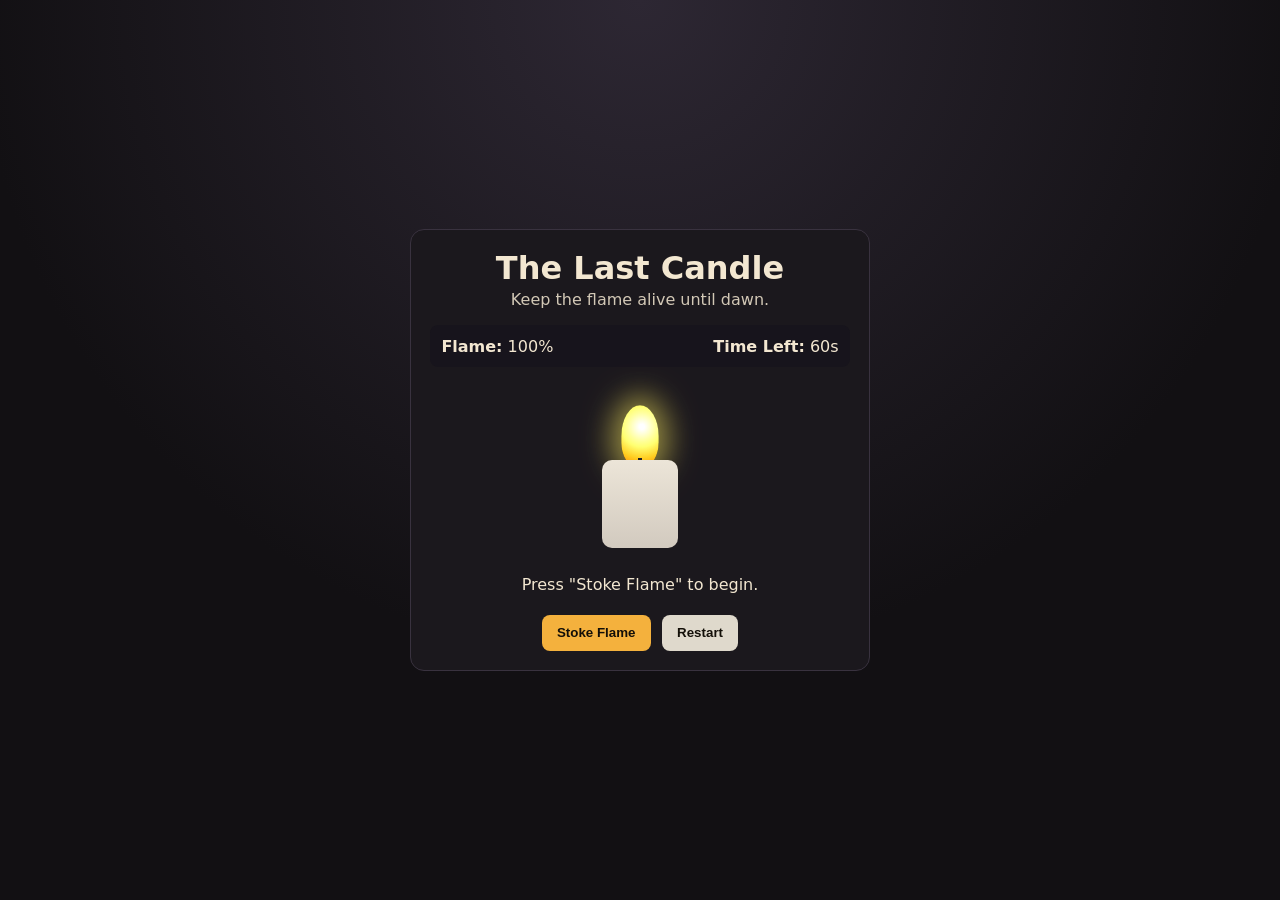
<file: index.html>
<!DOCTYPE html>
<html lang="en">
  <head>
    <meta charset="UTF-8" />
    <meta name="viewport" content="width=device-width, initial-scale=1.0" />
    <title>The Last Candle</title>
    <link rel="stylesheet" href="src/style.css" />
  </head>
  <body>
    <main class="game">
      <h1>The Last Candle</h1>
      <p class="subtitle">Keep the flame alive until dawn.</p>

      <section class="stats" aria-label="Game stats">
        <div><strong>Flame:</strong> <span id="flameValue">100</span>%</div>
        <div><strong>Time Left:</strong> <span id="timeValue">60</span>s</div>
      </section>

      <div class="candle-wrap" aria-live="polite">
        <div id="flame" class="flame"></div>
        <div class="wick"></div>
        <div class="candle"></div>
      </div>

      <p id="statusText" class="status">Press "Stoke Flame" to begin.</p>

      <section class="controls">
        <button id="stokeBtn" type="button">Stoke Flame</button>
        <button id="restartBtn" type="button">Restart</button>
      </section>
    </main>

    <script src="src/game.js"></script>
  </body>
</html>
</file>
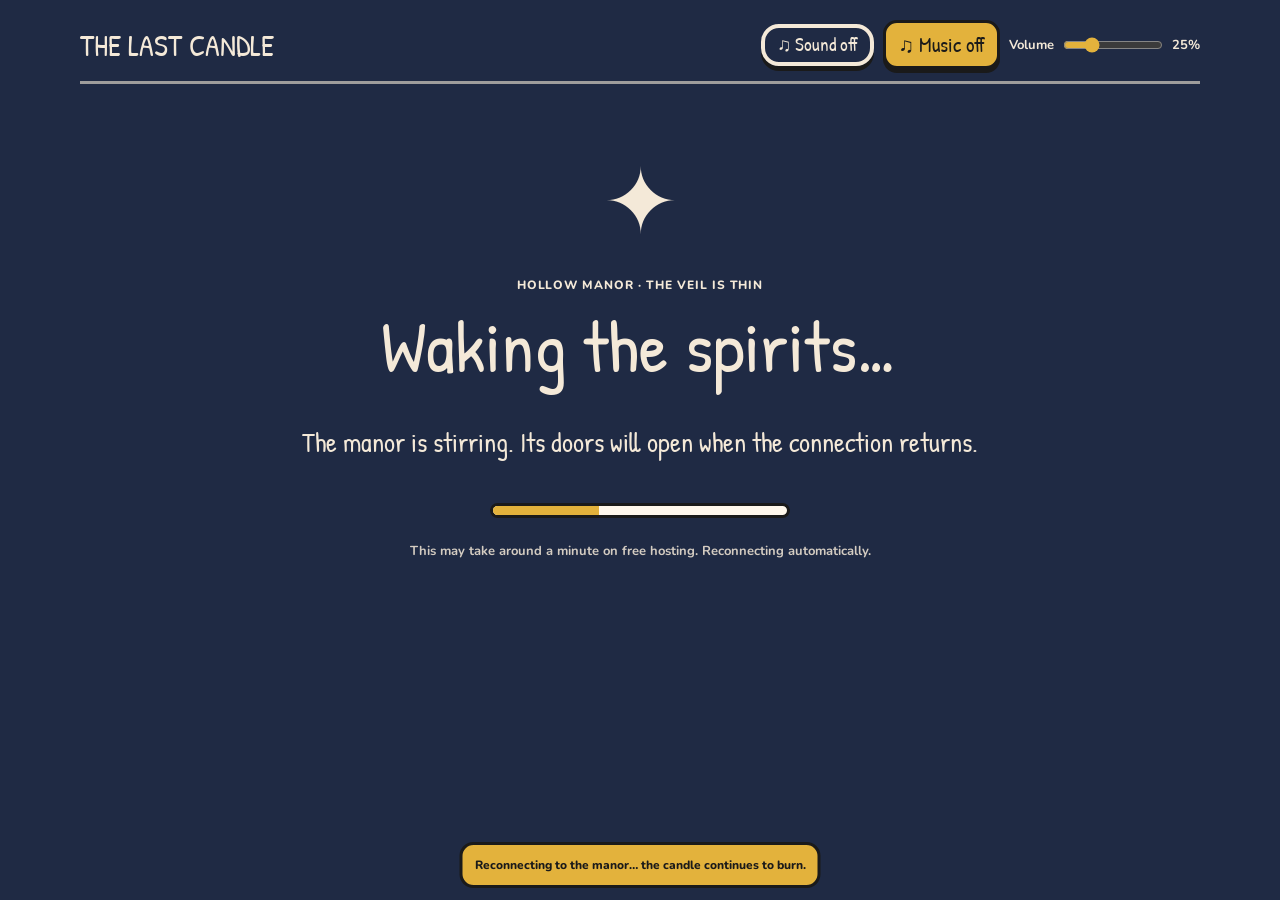
<file: the-last-candle/sites-frontend/index.html>
<!doctype html>
<html lang="en">
<head>
  <meta charset="utf-8" />
  <meta name="viewport" content="width=device-width, initial-scale=1, viewport-fit=cover" />
  <meta name="theme-color" content="#1F2A44" />
  <meta name="description" content="THE LAST CANDLE — enter Hollow Manor, share forbidden clues, and escape before the flame dies." />
  <title>THE LAST CANDLE | Gothic Escape Room · Solo & Multiplayer</title>
  <link rel="preconnect" href="https://fonts.googleapis.com" />
  <link rel="preconnect" href="https://fonts.gstatic.com" crossorigin />
  <link href="https://fonts.googleapis.com/css2?family=Patrick+Hand&family=Nunito:wght@600;800&display=swap" rel="stylesheet" />
  <link rel="stylesheet" href="./styles.css" />
  <script>
    // ChatGPT Sites frontend: all game state and puzzle validation stays on Render.
    window.TLC_SITES_FRONTEND = true;
    window.TLC_WEBSOCKET_URL = 'wss://the-last-candle.onrender.com/ws';
  </script>
  <script src="./app.js" defer></script>
  <script src="./music-controls.js" defer></script>
</head>
<body>

  <svg xmlns="http://www.w3.org/2000/svg" width="0" height="0" aria-hidden="true" style="position:absolute;pointer-events:none"><filter id="boil" x="-10%" y="-10%" width="120%" height="120%"><feTurbulence id="turb" type="fractalNoise" baseFrequency="0.035" numOctaves="2" seed="3"/><feDisplacementMap in="SourceGraphic" scale="3.5" xChannelSelector="R" yChannelSelector="G"/></filter></svg>
  <div id="app"><div class="loading">Waking the spirits…</div></div>
  <div id="toast" class="toast" aria-live="polite" role="status"></div>
</body>
</html>
</file>
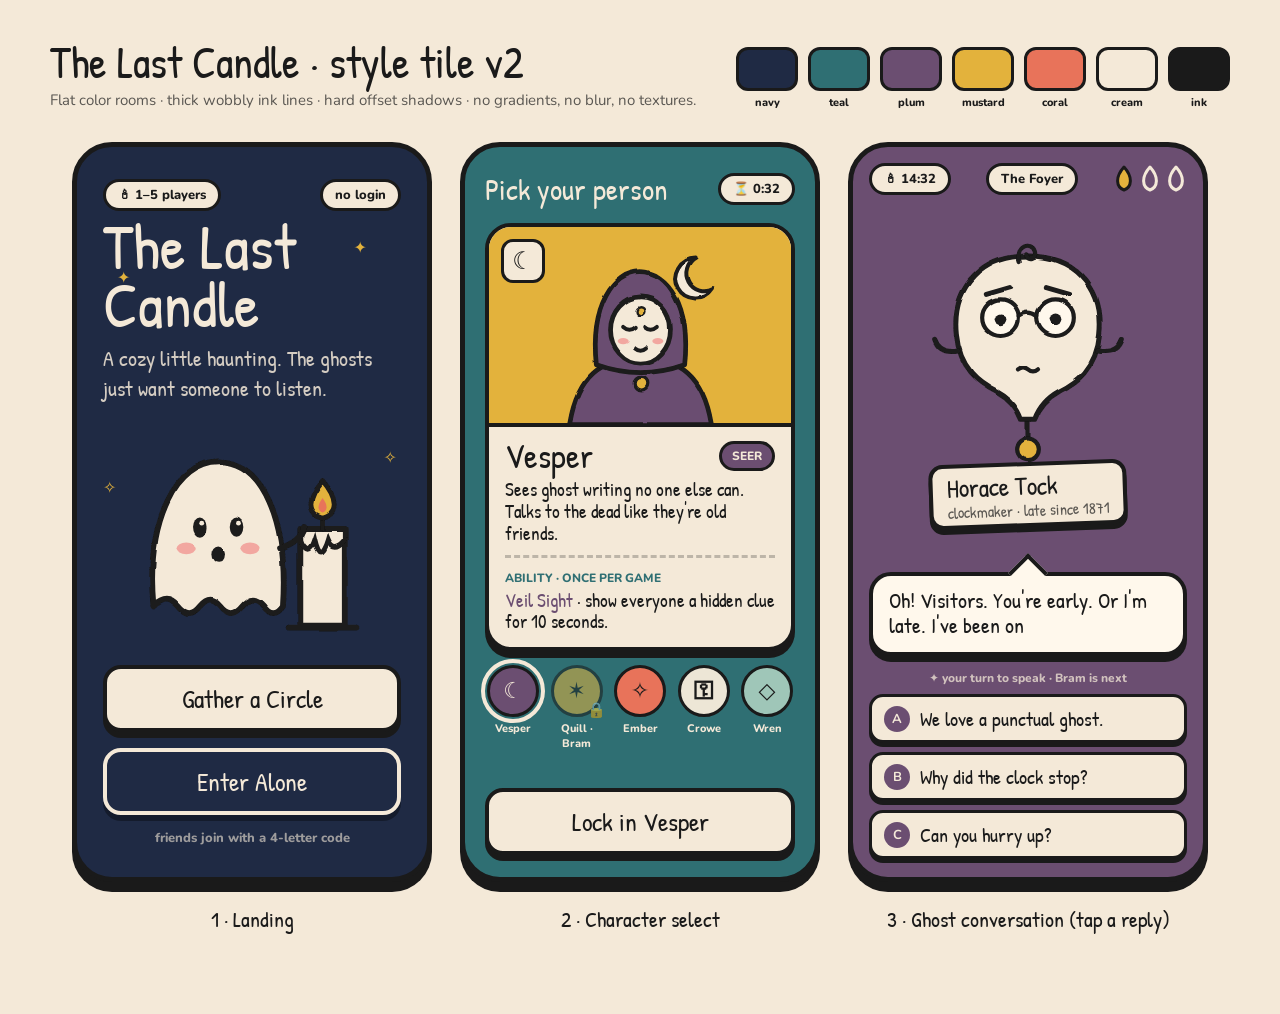
<file: the-last-candle/style-preview.html>
<!DOCTYPE html>
<html lang="en">
<head>
<meta charset="UTF-8" />
<meta name="viewport" content="width=device-width, initial-scale=1.0" />
<title>The Last Candle · Style Preview v2</title>
<link rel="preconnect" href="https://fonts.googleapis.com">
<link rel="preconnect" href="https://fonts.gstatic.com" crossorigin>
<link href="https://fonts.googleapis.com/css2?family=Patrick+Hand&family=Nunito:wght@600;800&display=swap" rel="stylesheet">
<style>
  :root{
    --ink:#1A1A1A; --cream:#F4E9D8; --paper:#FFF8EC;
    --plum:#6B4E71; --teal:#2F6F73; --mustard:#E3B23C;
    --navy:#1F2A44; --bone:#EDE6D6; --coral:#E8735A; --blush:#F2A7A0;
    --hand:"Patrick Hand","Comic Sans MS","Chalkboard SE",cursive; --ui:"Nunito", system-ui, sans-serif;
  }
  *{box-sizing:border-box;margin:0;padding:0}
  body{background:var(--cream);color:var(--ink);font-family:var(--ui);padding:40px 20px 80px}
  .head{max-width:1180px;margin:0 auto 32px;display:flex;flex-wrap:wrap;gap:24px;align-items:flex-end;justify-content:space-between}
  .head h1{font-family:var(--hand);font-size:44px;line-height:1;font-weight:400}
  .head p{font-size:15px;opacity:.7;margin-top:6px}
  .tokens{display:flex;gap:10px;flex-wrap:wrap}
  .sw{width:62px;text-align:center;font-size:11px;font-weight:800}
  .sw i{display:block;height:44px;border:3px solid var(--ink);border-radius:12px;margin-bottom:4px}

  .row{max-width:1180px;margin:0 auto;display:flex;gap:28px;justify-content:center;flex-wrap:wrap}
  .phone{width:360px;height:740px;border:5px solid var(--ink);border-radius:40px;overflow:hidden;position:relative;
         box-shadow:0 10px 0 var(--ink);display:flex;flex-direction:column}
  .cap{text-align:center;font-family:var(--hand);font-size:22px;margin-top:22px}
  .navy{background:var(--navy);color:var(--cream)}
  .teal{background:var(--teal);color:var(--cream)}
  .plum{background:var(--plum);color:var(--cream)}

  /* shared bits */
  .btn{font-family:var(--hand);font-size:26px;border:4px solid var(--ink);border-radius:18px;padding:12px 18px;
       background:var(--cream);color:var(--ink);box-shadow:0 6px 0 var(--ink);cursor:pointer;width:100%;
       transition:transform .08s, box-shadow .08s}
  .btn:active{transform:translateY(5px);box-shadow:0 1px 0 var(--ink)}
  .btn.ghostbtn{background:transparent;color:var(--cream);border-color:var(--cream);box-shadow:0 6px 0 rgba(0,0,0,.35)}
  .pill{display:inline-flex;align-items:center;gap:6px;font-weight:800;font-size:13px;border:3px solid var(--ink);
        background:var(--cream);color:var(--ink);border-radius:999px;padding:4px 12px}
  .boil{filter:url(#boil)}
  .bob{animation:bob 3.2s ease-in-out infinite}
  @keyframes bob{50%{transform:translateY(-10px)}}

  /* screen 1 */
  .s1{padding:28px 26px 30px;justify-content:space-between}
  .s1 .top{display:flex;justify-content:space-between;align-items:center}
  .s1 h2{font-family:var(--hand);font-weight:400;font-size:64px;line-height:.9;margin-top:6px}
  .s1 .tag{font-family:var(--hand);font-size:22px;opacity:.85;margin-top:10px}
  .s1 .art{display:flex;justify-content:center;margin:6px 0}
  .s1 .btns{display:flex;flex-direction:column;gap:16px}
  .s1 .foot{text-align:center;font-size:13px;font-weight:800;opacity:.6;margin-top:14px}
  .stars span{position:absolute;color:var(--mustard);font-size:16px;animation:tw 2.4s infinite}
  @keyframes tw{50%{opacity:.25}}

  /* screen 2 */
  .s2{padding:22px 20px 22px;gap:14px}
  .s2 .top{display:flex;justify-content:space-between;align-items:center}
  .s2 h3{font-family:var(--hand);font-weight:400;font-size:30px}
  .card{background:var(--cream);color:var(--ink);border:4px solid var(--ink);border-radius:26px;overflow:hidden;box-shadow:0 7px 0 var(--ink)}
  .card .portrait{background:var(--mustard);height:200px;border-bottom:4px solid var(--ink);position:relative;display:flex;justify-content:center;align-items:flex-end}
  .card .glyph{position:absolute;top:12px;left:12px;width:44px;height:44px;border:3px solid var(--ink);border-radius:12px;background:var(--cream);
               display:grid;place-items:center;font-size:24px}
  .card .body{padding:12px 16px 14px}
  .card .name{display:flex;justify-content:space-between;align-items:center}
  .card .name b{font-family:var(--hand);font-weight:400;font-size:34px;line-height:1}
  .card .name em{font-style:normal;font-weight:800;font-size:12px;background:var(--plum);color:var(--cream);border-radius:999px;padding:4px 10px;border:3px solid var(--ink)}
  .card p{font-family:var(--hand);font-size:19px;line-height:1.15;margin-top:6px}
  .card .ab{margin-top:10px;border-top:3px dashed rgba(26,26,26,.25);padding-top:8px}
  .card .ab small{font-weight:800;font-size:12px;color:var(--teal)}
  .roster{display:flex;justify-content:space-between}
  .chip{width:56px;text-align:center;font-size:11px;font-weight:800}
  .chip i{display:grid;place-items:center;width:52px;height:52px;margin:0 auto 4px;border:3px solid var(--ink);border-radius:50%;
          font-style:normal;font-size:22px;color:var(--ink);position:relative}
  .chip.sel i{outline:4px solid var(--cream);outline-offset:2px}
  .chip.taken i{opacity:.55}
  .chip.taken i::after{content:"🔒";position:absolute;right:-6px;bottom:-6px;font-size:15px}

  /* screen 3 */
  .s3{padding:16px 16px 18px}
  .hud{display:flex;justify-content:space-between;align-items:center}
  .flames{display:flex;gap:4px}
  .flames svg{width:22px;height:28px}
  .stage{flex:1;display:flex;flex-direction:column;align-items:center;justify-content:center;position:relative;min-height:0}
  .nametag{font-family:var(--hand);font-size:26px;background:var(--cream);color:var(--ink);border:4px solid var(--ink);border-radius:14px;
           padding:2px 14px;box-shadow:0 5px 0 var(--ink);transform:rotate(-2deg);margin-top:-6px}
  .nametag small{display:block;font-size:16px;opacity:.7;margin-top:-4px;text-align:center}
  #horace{transition:opacity .4s}
  .bubble{position:relative;background:var(--paper);color:var(--ink);border:4px solid var(--ink);border-radius:22px;padding:12px 16px;
          box-shadow:0 6px 0 var(--ink);font-family:var(--hand);font-size:22px;line-height:1.15;min-height:84px;margin-top:14px}
  .bubble::before{content:"";position:absolute;top:-17px;left:50%;margin-left:-14px;width:24px;height:24px;background:var(--paper);
                  border-left:4px solid var(--ink);border-top:4px solid var(--ink);transform:rotate(45deg)}
  .turn{font-size:12px;font-weight:800;opacity:.75;margin:14px 0 8px;text-align:center}
  .choices{display:flex;flex-direction:column;gap:9px}
  .choice{display:flex;gap:10px;align-items:center;text-align:left;font-size:20px;padding:8px 12px;border-width:3px;box-shadow:0 4px 0 var(--ink);border-radius:14px}
  .choice b{flex:none;display:grid;place-items:center;width:26px;height:26px;border-radius:50%;background:var(--plum);color:var(--cream);font-family:var(--ui);font-size:13px}
  .again{display:none;background:none;border:0;color:var(--cream);font-family:var(--hand);font-size:22px;text-decoration:underline;cursor:pointer;margin-top:12px}

  .pend{transform-box:view-box;transform-origin:150px 230px;animation:swing 1.6s ease-in-out infinite alternate}
  @keyframes swing{from{transform:rotate(-12deg)}to{transform:rotate(12deg)}}
  .flick{transform-box:fill-box;transform-origin:50% 100%;animation:fl .5s ease-in-out infinite alternate}
  @keyframes fl{to{transform:scale(.88,1.08) rotate(3deg)}}

  @media (max-width:420px){ .phone{width:100%} }
  @media (prefers-reduced-motion:reduce){ *{animation:none!important} .boil{filter:none} }
</style>
</head>
<body>

<!-- line-boil filter: 3 seeds cycled like hand-drawn frames -->
<svg width="0" height="0" style="position:absolute" aria-hidden="true">
  <filter id="boil" x="-10%" y="-10%" width="120%" height="120%">
    <feTurbulence id="turb" type="fractalNoise" baseFrequency="0.035" numOctaves="2" seed="3"/>
    <feDisplacementMap in="SourceGraphic" scale="3.5" xChannelSelector="R" yChannelSelector="G"/>
  </filter>
</svg>

<div class="head">
  <div>
    <h1>The Last Candle · style tile v2</h1>
    <p>Flat color rooms · thick wobbly ink lines · hard offset shadows · no gradients, no blur, no textures.</p>
  </div>
  <div class="tokens">
    <div class="sw"><i style="background:#1F2A44"></i>navy</div>
    <div class="sw"><i style="background:#2F6F73"></i>teal</div>
    <div class="sw"><i style="background:#6B4E71"></i>plum</div>
    <div class="sw"><i style="background:#E3B23C"></i>mustard</div>
    <div class="sw"><i style="background:#E8735A"></i>coral</div>
    <div class="sw"><i style="background:#F4E9D8"></i>cream</div>
    <div class="sw"><i style="background:#1A1A1A"></i>ink</div>
  </div>
</div>

<div class="row">

  <!-- ============ SCREEN 1 · LANDING ============ -->
  <div>
    <div class="phone navy s1">
      <div class="stars" aria-hidden="true">
        <span style="top:120px;left:40px">✦</span><span style="top:90px;right:60px;animation-delay:.8s">✦</span>
        <span style="top:300px;right:30px;animation-delay:1.4s">✧</span><span style="top:330px;left:26px;animation-delay:.4s">✧</span>
      </div>
      <div>
        <div class="top"><span class="pill">🕯 1–5 players</span><span class="pill">no login</span></div>
        <h2>The Last<br>Candle</h2>
        <p class="tag">A cozy little haunting. The ghosts just want someone to listen.</p>
      </div>

      <div class="art">
        <svg class="boil" viewBox="0 0 300 250" width="290" aria-label="a small ghost peeking beside a candle">
          <!-- candle -->
          <g>
            <path d="M200 120 h46 v100 h-46 z" fill="#F4E9D8" stroke="#1A1A1A" stroke-width="6" stroke-linejoin="round"/>
            <path d="M200 132 q8 18 14 0 q6 26 14 0 q6 14 18 0" fill="none" stroke="#1A1A1A" stroke-width="5" stroke-linecap="round"/>
            <path d="M223 120 v-12" stroke="#1A1A1A" stroke-width="5" stroke-linecap="round"/>
            <g class="flick"><path d="M223 70 C240 90 238 104 223 108 C208 104 206 90 223 70 Z" fill="#E3B23C" stroke="#1A1A1A" stroke-width="5" stroke-linejoin="round"/>
            <path d="M223 88 C229 96 228 101 223 103 C218 101 217 96 223 88 Z" fill="#E8735A"/></g>
            <path d="M188 222 h70" stroke="#1A1A1A" stroke-width="6" stroke-linecap="round"/>
          </g>
          <!-- ghost -->
          <g class="bob">
            <path d="M48 200 C40 110 72 50 116 50 C160 50 188 110 182 200
                     Q172 214 162 200 Q151 186 140 200 Q129 214 118 200 Q107 186 96 200 Q85 214 74 200 Q63 186 48 200 Z"
                  fill="#F4E9D8" stroke="#1A1A1A" stroke-width="6" stroke-linejoin="round"/>
            <ellipse cx="96" cy="118" rx="7" ry="10" fill="#1A1A1A"/>
            <ellipse cx="134" cy="118" rx="7" ry="10" fill="#1A1A1A"/>
            <circle cx="98" cy="114" r="2.5" fill="#F4E9D8"/><circle cx="136" cy="114" r="2.5" fill="#F4E9D8"/>
            <ellipse cx="82" cy="140" rx="10" ry="6" fill="#F2A7A0"/>
            <ellipse cx="148" cy="140" rx="10" ry="6" fill="#F2A7A0"/>
            <ellipse cx="115" cy="146" rx="7" ry="9" fill="#1A1A1A"/>
            <path d="M178 140 q22 -6 26 -22" fill="none" stroke="#1A1A1A" stroke-width="6" stroke-linecap="round"/>
          </g>
        </svg>
      </div>

      <div>
        <div class="btns">
          <button class="btn">Gather a Circle</button>
          <button class="btn ghostbtn">Enter Alone</button>
        </div>
        <p class="foot">friends join with a 4-letter code</p>
      </div>
    </div>
    <p class="cap">1 · Landing</p>
  </div>

  <!-- ============ SCREEN 2 · CHARACTER SELECT ============ -->
  <div>
    <div class="phone teal s2">
      <div class="top">
        <h3>Pick your person</h3>
        <span class="pill">⏳ 0:32</span>
      </div>

      <div class="card">
        <div class="portrait">
          <div class="glyph">☾</div>
          <svg class="boil" viewBox="0 0 260 250" width="205" aria-label="Vesper, the medium">
            <!-- floating moon -->
            <g class="bob"><path d="M200 40 a26 26 0 1 0 22 40 a20 20 0 1 1 -22 -40 z" fill="#F4E9D8" stroke="#1A1A1A" stroke-width="5" stroke-linejoin="round"/></g>
            <!-- cloak -->
            <path d="M40 252 C50 190 80 168 130 168 C180 168 210 190 220 252 Z" fill="#6B4E71" stroke="#1A1A1A" stroke-width="6" stroke-linejoin="round"/>
            <!-- hood -->
            <path d="M74 176 C66 100 96 58 130 58 C164 58 194 100 186 176 Q130 196 74 176 Z" fill="#6B4E71" stroke="#1A1A1A" stroke-width="6" stroke-linejoin="round"/>
            <!-- face -->
            <ellipse cx="130" cy="132" rx="38" ry="42" fill="#F4E9D8" stroke="#1A1A1A" stroke-width="6"/>
            <path d="M108 128 q8 7 16 0 M136 128 q8 7 16 0" fill="none" stroke="#1A1A1A" stroke-width="5" stroke-linecap="round"/>
            <ellipse cx="108" cy="146" rx="7" ry="4" fill="#F2A7A0"/><ellipse cx="152" cy="146" rx="7" ry="4" fill="#F2A7A0"/>
            <path d="M123 154 q7 6 14 0" fill="none" stroke="#1A1A1A" stroke-width="5" stroke-linecap="round"/>
            <!-- third-eye dot -->
            <circle cx="130" cy="108" r="5" fill="#E3B23C" stroke="#1A1A1A" stroke-width="3"/>
            <!-- clasp -->
            <circle cx="130" cy="200" r="8" fill="#E3B23C" stroke="#1A1A1A" stroke-width="4"/>
          </svg>
        </div>
        <div class="body">
          <div class="name"><b>Vesper</b><em>SEER</em></div>
          <p>Sees ghost writing no one else can. Talks to the dead like they're old friends.</p>
          <div class="ab">
            <small>ABILITY · ONCE PER GAME</small>
            <p style="margin-top:2px"><b style="font-weight:400;color:var(--plum)">Veil Sight</b> · show everyone a hidden clue for 10 seconds.</p>
          </div>
        </div>
      </div>

      <div class="roster">
        <div class="chip sel"><i style="background:#6B4E71;color:#F4E9D8">☾</i>Vesper</div>
        <div class="chip taken"><i style="background:#E3B23C">✶</i>Quill · Bram</div>
        <div class="chip"><i style="background:#E8735A">✧</i>Ember</div>
        <div class="chip"><i style="background:#EDE6D6">⚿</i>Crowe</div>
        <div class="chip"><i style="background:#9FC6B8">◇</i>Wren</div>
      </div>

      <button class="btn" style="margin-top:auto">Lock in Vesper</button>
    </div>
    <p class="cap">2 · Character select</p>
  </div>

  <!-- ============ SCREEN 3 · GHOST CONVERSATION ============ -->
  <div>
    <div class="phone plum s3">
      <div class="hud">
        <span class="pill">🕯 14:32</span>
        <span class="pill">The Foyer</span>
        <div class="flames" id="flames" aria-label="warmth"></div>
      </div>

      <div class="stage">
        <svg id="horace" class="boil" viewBox="0 0 300 290" width="250" aria-label="Horace Tock the clockmaker ghost">
          <g class="bob">
            <!-- pendulum tail -->
            <g class="pend">
              <path d="M150 230 v26" stroke="#1A1A1A" stroke-width="6" stroke-linecap="round"/>
              <circle cx="150" cy="268" r="13" fill="#E3B23C" stroke="#1A1A1A" stroke-width="5"/>
            </g>
            <!-- body -->
            <path d="M64 130 C58 70 98 36 150 36 C202 36 242 70 236 130 C232 172 208 188 188 198 Q166 210 158 232 L142 232 Q134 210 112 198 C92 188 68 172 64 130 Z"
                  fill="#F4E9D8" stroke="#1A1A1A" stroke-width="6" stroke-linejoin="round"/>
            <!-- hair curl -->
            <path d="M140 42 c-6 -18 14 -24 18 -12 c3 9 -8 12 -10 4" fill="none" stroke="#1A1A1A" stroke-width="5" stroke-linecap="round"/>
            <!-- arms -->
            <path d="M66 150 q-22 4 -28 -14" fill="none" stroke="#1A1A1A" stroke-width="6" stroke-linecap="round"/>
            <path d="M234 150 q22 4 28 -14" fill="none" stroke="#1A1A1A" stroke-width="6" stroke-linecap="round"/>
            <!-- brows -->
            <path id="browL" d="M100 82 L128 74" stroke="#1A1A1A" stroke-width="6" stroke-linecap="round"/>
            <path id="browR" d="M172 74 L200 82" stroke="#1A1A1A" stroke-width="6" stroke-linecap="round"/>
            <!-- spectacles -->
            <circle cx="117" cy="110" r="22" fill="#FFF8EC" stroke="#1A1A1A" stroke-width="5"/>
            <circle cx="183" cy="110" r="22" fill="#FFF8EC" stroke="#1A1A1A" stroke-width="5"/>
            <path d="M139 108 q11 -8 22 0" fill="none" stroke="#1A1A1A" stroke-width="5" stroke-linecap="round"/>
            <circle id="eyeL" cx="117" cy="112" r="7" fill="#1A1A1A"/>
            <circle id="eyeR" cx="183" cy="112" r="7" fill="#1A1A1A"/>
            <!-- blush -->
            <g id="blush" opacity="0"><ellipse cx="96" cy="146" rx="11" ry="6" fill="#F2A7A0"/><ellipse cx="204" cy="146" rx="11" ry="6" fill="#F2A7A0"/></g>
            <!-- mouth -->
            <path id="mouth" d="M138 172 q6 -5 12 0 q6 5 12 0" fill="none" stroke="#1A1A1A" stroke-width="5" stroke-linecap="round"/>
            <!-- tear -->
            <path id="tear" opacity="0" d="M200 128 c6 10 6 16 0 18 c-6 -2 -6 -8 0 -18 z" fill="#9FC6E8" stroke="#1A1A1A" stroke-width="3"/>
          </g>
        </svg>
        <div class="nametag">Horace Tock<small>clockmaker · late since 1871</small></div>
      </div>

      <div class="bubble" id="line"></div>
      <p class="turn" id="turn">✦ your turn to speak · Bram is next</p>
      <div class="choices" id="choices">
        <button class="btn choice" data-k="kind"><b>A</b>We love a punctual ghost.</button>
        <button class="btn choice" data-k="clock"><b>B</b>Why did the clock stop?</button>
        <button class="btn choice" data-k="rude"><b>C</b>Can you hurry up?</button>
      </div>
      <button class="again" id="again">↺ try another reply</button>
    </div>
    <p class="cap">3 · Ghost conversation (tap a reply)</p>
  </div>

</div>

<script>
(() => {
  const reduce = matchMedia('(prefers-reduced-motion: reduce)').matches;

  // line boil: cycle 3 seeds like 3 hand-drawn frames
  if (!reduce) {
    const t = document.getElementById('turb'); const seeds = [3, 17, 42]; let i = 0;
    setInterval(() => { t.setAttribute('seed', seeds[i = (i + 1) % 3]); }, 140);
  }

  // faces
  const F = {
    nervous: { bl:"M100 82 L128 74", br:"M172 74 L200 82", m:"M138 172 q6 -5 12 0 q6 5 12 0", blush:0, tear:0, ey:112, op:1 },
    happy:   { bl:"M100 80 Q114 68 128 78", br:"M172 78 Q186 68 200 80", m:"M132 166 Q150 188 168 166", blush:1, tear:0, ey:110, op:1 },
    sad:     { bl:"M100 78 L128 70", br:"M172 70 L200 78", m:"M136 178 Q150 166 164 178", blush:0, tear:1, ey:116, op:1 },
    grumpy:  { bl:"M100 72 L128 84", br:"M172 84 L200 72", m:"M136 174 L164 174", blush:0, tear:0, ey:114, op:.55 }
  };
  const $ = id => document.getElementById(id);
  function face(n){ const f=F[n];
    $('browL').setAttribute('d',f.bl); $('browR').setAttribute('d',f.br); $('mouth').setAttribute('d',f.m);
    $('blush').setAttribute('opacity',f.blush); $('tear').setAttribute('opacity',f.tear);
    $('eyeL').setAttribute('cy',f.ey); $('eyeR').setAttribute('cy',f.ey); $('horace').style.opacity=f.op; }

  // warmth flames
  let warmth = 1;
  function flames(){ $('flames').innerHTML = [0,1,2].map(k =>
    `<svg viewBox="0 0 22 28"><path d="M11 2 C20 12 19 22 11 25 C3 22 2 12 11 2 Z" fill="${k<warmth?'#E3B23C':'none'}" stroke="${k<warmth?'#1A1A1A':'#F4E9D8'}" stroke-width="3" stroke-linejoin="round"/></svg>`).join(''); }

  // typewriter
  let tm;
  function say(txt){ clearInterval(tm); const el=$('line');
    if (reduce){ el.textContent = txt; return; }
    el.textContent=''; let i=0; tm=setInterval(()=>{ el.textContent = txt.slice(0, ++i); if(i>=txt.length) clearInterval(tm); }, 24); }

  const OPEN = "Oh! Visitors. You're early. Or I'm late. I've been on time since 1871, so it's hard to tell.";
  const R = {
    kind:  { f:'happy',  w:+1, t:"Punctual! Finally, someone who gets it. Psst… the portrait under the moon ☾ always left first." },
    clock: { f:'sad',    w:+1, t:"I stopped it each time one of them left. I thought if the clock didn't move… neither would they." },
    rude:  { f:'grumpy', w:-1, t:"Hurry? I have been patiently dead for 155 years. I'll be over here. Ticking. Alone." }
  };

  document.querySelectorAll('.choice').forEach(b => b.addEventListener('click', () => {
    const r = R[b.dataset.k]; warmth = Math.max(0, Math.min(3, warmth + r.w));
    face(r.f); flames(); say(r.t);
    $('choices').style.display='none'; $('turn').textContent = '✦ Bram is speaking next…'; $('again').style.display='block';
  }));
  $('again').addEventListener('click', () => {
    face('nervous'); say(OPEN); $('choices').style.display='flex';
    $('turn').textContent='✦ your turn to speak · Bram is next'; $('again').style.display='none';
  });

  face('nervous'); flames(); say(OPEN);
})();
</script>
</body>
</html>
</file>
<file: src/style.css>
:root {
  color-scheme: dark;
  --bg: #121013;
  --panel: #1d1a20;
  --text: #f3e7d1;
  --accent: #f4b13d;
  --danger: #e4603a;
}

* {
  box-sizing: border-box;
}

body {
  margin: 0;
  min-height: 100vh;
  display: grid;
  place-items: center;
  font-family: system-ui, -apple-system, Segoe UI, Roboto, sans-serif;
  background: radial-gradient(circle at top, #2d2733, var(--bg) 60%);
  color: var(--text);
}

.game {
  width: min(92vw, 460px);
  background: color-mix(in srgb, var(--panel), black 8%);
  border: 1px solid #39323f;
  border-radius: 14px;
  padding: 1.2rem;
  text-align: center;
}

h1 {
  margin: 0;
}

.subtitle {
  margin-top: 0.2rem;
  opacity: 0.85;
}

.stats {
  display: flex;
  justify-content: space-between;
  margin: 1rem 0;
  padding: 0.7rem;
  border-radius: 8px;
  background: #17141c;
}

.candle-wrap {
  margin: 1.2rem auto;
  position: relative;
  height: 170px;
  width: 120px;
}

.flame {
  position: absolute;
  left: 50%;
  top: 22px;
  transform: translateX(-50%);
  width: 34px;
  height: 56px;
  border-radius: 50% 50% 40% 40%;
  background: radial-gradient(circle at 55% 35%, #fff8d5 0, #ffd777 32%, #ff9f1a 70%, #de5f00 100%);
  box-shadow: 0 0 26px 9px #ffb74a88;
  transition: transform 120ms linear, opacity 120ms linear, filter 120ms linear;
}

.wick {
  position: absolute;
  left: 50%;
  top: 72px;
  transform: translateX(-50%);
  width: 4px;
  height: 14px;
  background: #232226;
}

.candle {
  position: absolute;
  left: 50%;
  bottom: 8px;
  transform: translateX(-50%);
  width: 76px;
  height: 88px;
  border-radius: 10px;
  background: linear-gradient(#ece5d8, #d2cabf);
}

.status {
  min-height: 1.5rem;
}

.controls {
  display: flex;
  justify-content: center;
  gap: 0.7rem;
}

button {
  border: 0;
  border-radius: 8px;
  padding: 0.65rem 0.95rem;
  color: #130f08;
  background: var(--accent);
  font-weight: 650;
  cursor: pointer;
}

button:disabled {
  opacity: 0.5;
  cursor: default;
}

#restartBtn {
  background: #dfd9cc;
}
</file>
<file: the-last-candle/sites-frontend/styles.css>
/* THE LAST CANDLE — approved style-preview.html v2 system.
   Flat rooms, Patrick Hand + Nunito, 5–6px ink drawings, hard offset shadows.
   No textures, grain, mist, particles, gradients, bloom, glows, or wax. */
:root {
  color-scheme: light;
  --ink:#1A1A1A; --cream:#F4E9D8; --paper:#FFF8EC;
  --plum:#6B4E71; --teal:#2F6F73; --mustard:#E3B23C;
  --navy:#1F2A44; --bone:#EDE6D6; --coral:#E8735A; --blush:#F2A7A0;
  --hand:'Patrick Hand','Comic Sans MS','Chalkboard SE',cursive;
  --ui:'Nunito',system-ui,sans-serif;
}
* {box-sizing:border-box;}
html,body{margin:0;min-height:100%;background:var(--navy);color:var(--cream);}
body{font-family:var(--ui);font-size:16px;overflow-x:hidden;}
button,input,select{font:inherit;}
button{cursor:pointer;}
button:disabled{cursor:not-allowed;opacity:.56;}
button:focus-visible,input:focus-visible,select:focus-visible{outline:4px solid var(--mustard);outline-offset:3px;}
[hidden]{display:none!important;}
.boil{filter:url(#boil);}
.character-art{max-width:100%;height:auto;display:block;}
.bob{animation:bob 3.2s ease-in-out infinite;}
.pend{transform-box:view-box;transform-origin:150px 230px;animation:swing 1.6s ease-in-out infinite alternate;}
.flick{transform-box:fill-box;transform-origin:50% 100%;animation:flick .5s ease-in-out infinite alternate;}
@keyframes bob{50%{transform:translateY(-10px);}}
@keyframes swing{from{transform:rotate(-12deg);}to{transform:rotate(12deg);}}
@keyframes flick{to{transform:scale(.88,1.08) rotate(3deg);}}
@keyframes wiggle{20%,60%{transform:translateX(-5px);}40%,80%{transform:translateX(5px);}}
@keyframes float-in{from{opacity:0;transform:translateY(8px);}to{opacity:1;transform:translateY(0);}}
@keyframes smoke-wipe{0%{transform:translateX(-105%);}40%{transform:translateX(0);}60%{transform:translateX(0);}100%{transform:translateX(105%);}}
@keyframes door-open{to{transform:perspective(600px) rotateY(-65deg);}}
@keyframes slam{0%{transform:scale(1.13);opacity:0;}70%{transform:scale(.98);opacity:1;}100%{transform:scale(1);}}
@keyframes shelf-open{to{transform:perspective(650px) rotateY(-74deg);}}
@keyframes library-pop{0%{transform:scale(.91);}70%{transform:scale(1.04);}100%{transform:scale(1);}}

.app-shell {--room:var(--navy);min-height:100svh;background:var(--room);color:var(--cream);padding:20px max(18px,calc((100vw - 1120px)/2)) 72px;position:relative;}
.app-shell.theme-landing{--room:var(--navy);}
.app-shell.theme-selection{--room:var(--teal);}
.app-shell.theme-foyer{--room:var(--plum);}
.app-shell.theme-library{--room:var(--teal);}
.app-shell.theme-crypt{--room:var(--navy);}
.app-main{max-width:1120px;margin:auto;position:relative;}
.topbar{display:flex;justify-content:space-between;align-items:center;gap:12px;min-height:50px;padding-bottom:12px;border-bottom:3px solid rgba(244,233,216,.6);}
.brand{font:normal clamp(22px,3vw,30px)/1 var(--hand);color:var(--cream);}
.top-controls{display:flex;gap:9px;align-items:center;flex-wrap:wrap;}
.eyebrow,.kicker,.tiny-label,.form-label,.instruction-title,.detail-heading,.char-class{font:800 12px/1.4 var(--ui);letter-spacing:.08em;text-transform:uppercase;}
.kicker,.eyebrow{color:var(--cream);}
.subhead{font:normal clamp(19px,2.6vw,24px)/1.18 var(--hand);margin:8px 0 18px;}
.page-title,.section-title,.reveal-name,.room-code,.waking-title,.elevation-title{font-family:var(--hand);font-weight:400;line-height:.98;}
.page-title{font-size:clamp(40px,6.6vw,74px);margin:12px 0 16px;}
.section-title{font-size:clamp(29px,4vw,40px);margin:12px 0;}
.thin-note,.footnote,.timer-meta,.player-meta,.char-role,.composition-owner,.cosmetic-note{font:700 13px/1.45 var(--ui);}
.thin-note{opacity:.85;margin:8px 0;}
.center{text-align:center;}
.tag,.role-chip,.pill,.ready-pill{display:inline-flex;align-items:center;justify-content:center;gap:6px;padding:5px 12px;border:3px solid var(--ink);border-radius:999px;background:var(--cream);color:var(--ink);font:800 12px/1.3 var(--ui);}
.btn,.ghost-btn,.power-cast,.dial-control,.lever-button,.horace-reply{appearance:none;background:var(--cream);color:var(--ink);border:4px solid var(--ink);border-radius:18px;box-shadow:0 6px 0 var(--ink);font:normal 25px/1.08 var(--hand);padding:12px 19px;min-height:52px;transition:transform .08s,box-shadow .08s;}
.btn:hover:not(:disabled),.ghost-btn:hover:not(:disabled),.power-cast:hover:not(:disabled),.dial-control:hover:not(:disabled),.horace-reply:hover:not(:disabled){transform:translateY(-2px);box-shadow:0 8px 0 var(--ink);}
.btn:active:not(:disabled),.ghost-btn:active:not(:disabled),.power-cast:active:not(:disabled),.dial-control:active:not(:disabled),.horace-reply:active:not(:disabled){transform:translateY(5px);box-shadow:0 1px 0 var(--ink);}
.btn.outline,.ghost-btn{background:transparent;color:var(--cream);border-color:var(--cream);box-shadow:0 5px 0 var(--ink);}
.btn.danger{background:var(--coral);}
.btn.full{width:100%;}
.ghost-btn{min-height:42px;padding:6px 12px;font-size:19px;}
.ghost-btn.active{background:var(--mustard);color:var(--ink);border-color:var(--ink);}
.ghost-btn:disabled,.btn:disabled{box-shadow:0 3px 0 var(--ink);}

/* Landing */
.hero{min-height:calc(100svh - 110px);display:grid;grid-template-columns:minmax(0,1fr) minmax(260px,.82fr);gap:42px;align-items:center;padding:36px 14px;}
.landing-copy{display:flex;flex-direction:column;gap:16px;}
.hero-pills{display:flex;gap:9px;flex-wrap:wrap;}
.hero h1{font:normal clamp(74px,10vw,128px)/.86 var(--hand);margin:4px 0 8px;letter-spacing:-.03em;}
.hero h1 span{display:block;}
.story{font:normal clamp(24px,3vw,36px)/1.12 var(--hand);max-width:550px;margin:0;}
.hero-actions{display:grid;gap:16px;max-width:430px;margin-top:10px;}
.hero-note{font:800 12px/1.4 var(--ui);letter-spacing:.03em;opacity:.9;}
.hero-join-link,.back{background:none;border:0;padding:8px 0;color:var(--cream);font:normal 23px var(--hand);text-decoration:underline;text-underline-offset:4px;text-align:left;}
.return-links{display:flex;gap:9px;flex-wrap:wrap;}
.illustration{display:grid;place-items:center;min-height:330px;}
.illustration svg{display:block;width:min(100%,450px);height:auto;}
/* Only the original approved SVG; no scenic layers. */

/* Start, create/join, lobby */
.landing-panel{max-width:580px;margin:50px auto;}
.frame,.character-detail,.role-panel,.ability-panel,.hint-card,.chat-card,.solo-reminder,.solo-prep-footer,.lever-chamber,.cadence-card,.reveal-frame,.solo-pick,.room-layout>*,.ending-shell .frame{border:4px solid var(--ink);border-radius:24px;background:var(--cream);color:var(--ink);box-shadow:0 7px 0 var(--ink);padding:20px;}
.frame .eyebrow,.frame .kicker,.character-detail .kicker,.role-panel .kicker,.ability-panel .eyebrow,.hint-card .eyebrow,.solo-reminder .eyebrow,.lever-chamber .eyebrow,.cadence-card .eyebrow{color:var(--ink);}
.landing-panel .frame{padding:27px;}
.landing-panel .page-title{font-size:55px;}
.form-group{display:grid;gap:8px;margin:16px 0;}
.form-label{color:var(--ink);}
.input,.select,.chat-form input{width:100%;border:3px solid var(--ink);border-radius:13px;padding:12px 13px;background:var(--paper);color:var(--ink);font:normal 23px var(--hand);min-height:52px;}
.input::placeholder{color:#6b6663;}
.input:focus,.select:focus{outline:3px solid var(--mustard);}
.code-input{text-align:center;text-transform:uppercase;font:800 30px var(--ui);letter-spacing:.3em;}
.separator{text-align:center;margin:14px 0;font-size:25px;}
.room-code{font-size:45px;letter-spacing:.14em;margin:9px 0;}
.room-layout{display:grid;grid-template-columns:minmax(0,1fr) 300px;gap:20px;margin:25px 0;}
.players{display:grid;gap:10px;margin:15px 0;}
.player{border:3px solid var(--ink);border-radius:17px;background:var(--paper);color:var(--ink);display:flex;gap:12px;align-items:center;padding:9px;min-height:63px;}
.player-avatar{width:43px;height:43px;flex:none;display:grid;place-items:center;background:var(--mustard);border:3px solid var(--ink);border-radius:50%;font:28px var(--hand);}
.player-name{font:normal 23px var(--hand);white-space:nowrap;overflow:hidden;text-overflow:ellipsis;}
.player-meta{color:#45403f;}
.presence{width:16px;height:16px;border:3px solid var(--ink);background:#87C9A0;border-radius:50%;flex:none;}
.presence.off{background:var(--coral);}
.readybar{display:flex;flex-wrap:wrap;gap:14px;margin:18px 0;}
.ready-pill{font-size:13px;}
.select-layout{padding-top:28px;}
.select-header{display:flex;justify-content:space-between;align-items:start;gap:24px;flex-wrap:wrap;}
.select-code{border:4px solid var(--ink);border-radius:19px;background:var(--paper);color:var(--ink);padding:12px 20px;box-shadow:0 6px 0 var(--ink);text-align:center;}
.select-code .eyebrow{color:var(--ink);}
.select-code .ghost-btn,.frame .ghost-btn{color:var(--ink);border-color:var(--ink);}
.select-topline{display:flex;align-items:center;gap:18px;margin:20px 0 16px;flex-wrap:wrap;}
.timer-badge{background:var(--mustard);color:var(--ink);border:4px solid var(--ink);border-radius:18px;padding:10px 16px;display:flex;align-items:center;gap:8px;box-shadow:0 5px 0 var(--ink);}
.timer-badge .eyebrow{color:var(--ink);}
.timer-badge strong{font:normal 39px var(--hand);}
.timer-suffix{font:800 12px var(--ui);}
.character-deck{display:flex;gap:16px;overflow-x:auto;padding:8px 5px 17px;scroll-snap-type:x mandatory;}
.character-card{flex:0 0 172px;min-height:260px;display:flex;flex-direction:column;padding:0;background:var(--cream);color:var(--ink);border:4px solid var(--ink);border-radius:23px;overflow:hidden;box-shadow:0 7px 0 var(--ink);text-align:left;position:relative;scroll-snap-align:start;}
.character-card.is-preview{outline:4px solid var(--mustard);outline-offset:3px;}
.character-card.is-locked:not(.is-preview){opacity:.75;}
.char-index{font:800 11px var(--ui);display:flex;justify-content:space-between;padding:9px;background:var(--paper);}
.char-rune,.composition-glyph,.power-rune{font:normal 26px var(--hand);}
.char-silhouette{height:158px;display:grid;place-items:end center;background:var(--mustard);overflow:hidden;border-top:3px solid var(--ink);border-bottom:4px solid var(--ink);}
.character-card:nth-child(2) .char-silhouette{background:var(--plum);}
.character-card:nth-child(3) .char-silhouette{background:var(--coral);}
.character-card:nth-child(4) .char-silhouette{background:var(--bone);}
.character-card:nth-child(5) .char-silhouette{background:#9FC6B8;}
.char-silhouette svg{height:165px;width:155px;}
.char-card-content{padding:9px 11px 13px;display:grid;gap:1px;}
.char-class{color:var(--teal);}
.char-name{font:normal 30px/1 var(--hand);}
.char-role{font:700 11px var(--ui);}
.char-lock-banner{position:absolute;inset:auto 0 0;background:var(--coral);border-top:3px solid var(--ink);font:800 12px var(--ui);padding:5px 7px;display:flex;justify-content:space-between;}
.character-detail{margin:14px 0 24px;display:flex;gap:18px;align-items:center;}
.detail-glyph{font:normal 52px var(--hand);width:88px;height:88px;display:grid;place-items:center;flex:none;background:var(--mustard);border:4px solid var(--ink);border-radius:20px;}
.detail-main{flex:1;min-width:0;}
.detail-main h2{font:normal 43px/1 var(--hand);margin:5px 0 8px;}
.detail-columns{display:grid;grid-template-columns:1fr 1fr;gap:16px;}
.detail-columns p{font:normal 21px/1.15 var(--hand);margin:5px 0;}
.detail-heading{font:800 12px/1.45 var(--ui);color:var(--ink);}
.detail-actions{display:flex;flex-wrap:wrap;gap:14px;align-items:center;margin-top:12px;}
.locked-callout,.carry-hint{font:800 14px var(--ui);}
.select-bottom{display:grid;grid-template-columns:minmax(0,1fr) 310px;gap:16px;}
.select-party{min-width:0;}
.composition-bar{margin-top:28px;}
.composition-label{font:800 12px var(--ui);}
.composition-slots{display:grid;grid-template-columns:repeat(5,1fr);gap:9px;margin-top:10px;}
.composition-slot{border:3px solid var(--ink);border-radius:14px;background:var(--cream);color:var(--ink);text-align:center;padding:8px 3px;display:grid;gap:2px;}
.composition-slot.filled{background:var(--mustard);}
.composition-name{font:800 11px var(--ui);}
.composition-owner{font-size:10px;}

/* Solo ability selection, role reveals, lens switching */
.solo-prep{padding-top:30px;}
.solo-prep-summary{display:flex;flex-wrap:wrap;gap:8px;margin:16px 0 26px;}
.solo-prep-summary span{border:3px solid var(--ink);border-radius:999px;background:var(--mustard);color:var(--ink);padding:7px 12px;font:800 12px var(--ui);}
.solo-pick-grid{display:grid;grid-template-columns:repeat(auto-fit,minmax(220px,1fr));gap:18px;margin:20px 0;}
.solo-pick{display:grid;gap:10px;text-align:left;align-content:start;padding:10px;min-height:325px;position:relative;}
.solo-pick.chosen{outline:5px solid var(--mustard);outline-offset:2px;}
.solo-pick-art{background:var(--mustard);border:3px solid var(--ink);border-radius:16px;min-height:164px;display:grid;place-items:end center;overflow:hidden;}
.solo-pick:nth-child(2) .solo-pick-art{background:var(--plum);}
.solo-pick:nth-child(3) .solo-pick-art{background:var(--coral);}
.solo-pick:nth-child(4) .solo-pick-art{background:var(--bone);}
.solo-pick:nth-child(5) .solo-pick-art{background:#9FC6B8;}
.solo-pick-art svg{height:164px;max-width:180px;}
.solo-pick-copy{display:grid;gap:4px;}
.solo-pick-copy strong{font:normal 35px/1 var(--hand);}
.solo-pick-copy span:not(.char-class){font:normal 24px var(--hand);}
.solo-pick-copy small{font:700 12px/1.4 var(--ui);}
.solo-pick-copy em{font:700 11px/1.3 var(--ui);}
.solo-pick-mark{font:800 12px var(--ui);color:var(--teal);}
.solo-prep-footer{display:flex;justify-content:space-between;align-items:center;flex-wrap:wrap;gap:15px;margin:20px 0;}
.solo-prep-footer p{font:normal 23px var(--hand);}
.reveal-shell{display:grid;place-items:center;min-height:70svh;padding:28px 0;}
.reveal-frame{max-width:650px;width:100%;display:grid;justify-items:center;text-align:center;gap:8px;}
.reveal-art{background:var(--mustard);border:4px solid var(--ink);border-radius:24px;min-height:250px;width:min(280px,100%);display:grid;place-items:end center;overflow:hidden;}
.reveal-art svg{width:215px;height:240px;}
.reveal-role{font:800 13px var(--ui);}
.reveal-name{font-size:66px;margin:4px 0;}
.reveal-instruction{font:normal 23px/1.17 var(--hand);max-width:530px;margin:3px 0 11px;}
.reveal-cards{display:flex;gap:7px;flex-wrap:wrap;justify-content:center;margin:8px 0;}
.carry-declaration{border:3px dashed var(--ink);border-radius:13px;padding:12px;font:800 13px var(--ui);}
.lens-bar{position:sticky;bottom:0;z-index:8;background:var(--cream);color:var(--ink);border:4px solid var(--ink);border-radius:25px 25px 0 0;box-shadow:0 -6px 0 var(--ink);margin:30px 0 -72px;padding:10px;}
.lens-heading{display:flex;justify-content:space-between;gap:8px;font:800 11px var(--ui);text-transform:uppercase;padding:3px 7px 12px;}
.lens-portraits{display:grid;grid-template-columns:repeat(5,minmax(0,1fr));gap:7px;}
.lens-portrait{border:3px solid var(--ink);background:var(--paper);border-radius:16px;padding:5px 3px;display:flex;flex-direction:column;align-items:center;gap:3px;color:var(--ink);min-width:0;}
.lens-portrait.current,.lens-portrait.summoning{background:var(--mustard);outline:2px solid var(--ink);}
.lens-art{width:100%;height:71px;overflow:hidden;display:grid;place-items:center;border-radius:11px;background:var(--teal);}
.lens-art svg{width:85px;height:81px;}
.lens-portrait strong{font:800 clamp(9px,1.5vw,12px) var(--ui);}
.lens-portrait small{font:normal 18px var(--hand);}
.solo-veil-wait{position:relative;min-height:310px;border:4px solid var(--ink);border-radius:22px;overflow:hidden;background:var(--paper);color:var(--ink);display:grid;place-items:center;}
.solo-smoke{position:absolute;inset:0;background:var(--plum);transform:translateX(-105%);animation:smoke-wipe 2s linear both;}
.solo-veil-content{text-align:center;position:relative;z-index:1;padding:20px;}
.solo-veil-content h2{font:normal 38px var(--hand);}
.solo-veil-content p{font:normal 23px var(--hand);}
.solo-veil-glyph{font:normal 67px var(--hand);}
.solo-reminder{margin:14px 0;}
.solo-reminder p{font:normal 21px var(--hand);}

/* Authoritative candle and stage surfaces */
.timer-top{display:flex;justify-content:space-between;align-items:center;gap:15px;padding:14px 0;border-bottom:3px solid var(--cream);}
.timer-top .kicker{font-size:11px;}
.timer-readout{font:normal clamp(35px,5vw,55px)/1 var(--hand);}
.timer-meta{margin-top:7px;}
.progress-wrap{height:15px;background:var(--paper);border:3px solid var(--ink);border-radius:999px;overflow:hidden;margin-top:14px;}
.progress{height:100%;background:var(--mustard);width:100%;transition:width .35s linear;}
.big-candle{width:170px;position:relative;display:grid;justify-items:center;}
.big-candle .candle-svg{width:150px;max-width:100%;}
.small-candle{width:70px;position:relative;}
.small-candle .candle-svg{width:66px;display:block;}
.candle-time{text-align:center;font:normal 24px var(--hand);}
.small-candle .candle-time{display:none;}
.stage-header{display:flex;justify-content:space-between;align-items:start;gap:12px;margin:22px 0 10px;flex-wrap:wrap;}
.stage-story{font:normal clamp(23px,2.9vw,31px)/1.14 var(--hand);max-width:850px;margin:0 0 14px;}
.game-layout{display:grid;grid-template-columns:minmax(0,1fr) 300px;gap:18px;margin-top:20px;}
.game-layout>*{min-width:0;}
.role-panel{margin:12px 0 20px;}
.role-panel h3{font:normal 34px var(--hand);margin:7px 0 12px;}
.role-panel .instruction-title{margin:13px 0 3px;}
.instruction{font:normal 21px/1.18 var(--hand);margin:0 0 10px;}
.parchment{background:var(--paper);color:var(--ink);border:3px solid var(--ink);border-radius:19px;padding:15px;}
.diary{font:normal 23px/1.15 var(--hand);}
.diary-entry{padding:12px 3px;border-bottom:2px dashed var(--ink);display:flex;gap:10px;flex-wrap:wrap;align-items:center;}
.diary-glyph,.glyph-row>span:not(.arrow){font:normal 40px var(--hand);}
.portraits{display:grid;grid-template-columns:repeat(4,minmax(0,1fr));gap:7px;margin:15px 0;}
.portrait{display:grid;place-items:center;gap:2px;background:var(--mustard);border:3px solid var(--ink);border-radius:12px;padding:6px 0;min-width:0;}
.portrait svg{width:100%;height:95px;}
.portrait .glyph{font:normal 29px var(--hand);}
.glyph-row{display:flex;align-items:center;justify-content:center;flex-wrap:wrap;gap:9px;background:var(--mustard);color:var(--ink);border:3px solid var(--ink);border-radius:15px;margin:17px 0;padding:14px;}
.arrow{font:normal 26px var(--hand);}
.clock-lock{text-align:center;background:var(--paper);border:3px solid var(--ink);border-radius:18px;padding:17px 10px;}
.lock-icon{display:grid;place-items:center;}
.dials{display:grid;grid-template-columns:repeat(4,minmax(0,1fr));gap:9px;margin:13px 0 18px;}
.dial{border:3px solid var(--ink);border-radius:13px;background:var(--cream);padding:5px 1px;display:grid;justify-items:center;gap:4px;}
.dial-label{font:800 10px var(--ui);}
.dial-control{padding:2px 10px;min-height:37px;font-size:25px;box-shadow:0 3px 0 var(--ink);border-width:3px;border-radius:11px;}
.dial-number{font:normal 34px var(--hand);}
.sidebar{display:grid;align-content:start;gap:15px;}
.hint-card .section-title{margin:6px 0;}
.hint-list{display:grid;gap:7px;margin:15px 0;}
.hint-item{background:var(--mustard);border:3px solid var(--ink);border-radius:12px;padding:11px;font:normal 20px/1.18 var(--hand);}
.hint-card .btn.outline,.frame .btn.outline{background:var(--paper);color:var(--ink);border-color:var(--ink);}
.chat-card{padding:14px;}
.chat-heading{font:800 13px var(--ui);display:flex;align-items:center;justify-content:space-between;gap:7px;}
.chat-heading .ghost-btn{color:var(--ink);border-color:var(--ink);box-shadow:none;}
.chat-messages{max-height:175px;min-height:65px;overflow:auto;margin:12px 0;padding:11px;background:var(--paper);border:3px solid var(--ink);border-radius:13px;}
.message{font:normal 20px var(--hand);overflow-wrap:anywhere;}
.message.empty{opacity:.75;}
.chat-form{display:flex;align-items:stretch;gap:7px;}
.chat-form input{font-size:18px;min-height:45px;min-width:0;}
.chat-form button{border:3px solid var(--ink);border-radius:11px;background:var(--mustard);font:normal 24px var(--hand);min-width:45px;}
.chat-card.collapsed .chat-messages,.chat-card.collapsed .chat-form{display:none;}
.ability-panel{margin:12px 0;}
.power-grid{display:grid;gap:10px;margin-top:13px;}
.power-item{display:flex;align-items:center;gap:12px;padding:9px 0;border-top:2px dashed var(--ink);}
.power-rune{background:var(--mustard);border:3px solid var(--ink);border-radius:13px;width:43px;height:43px;display:grid;place-items:center;flex:none;}
.power-copy{flex:1;min-width:0;display:grid;gap:4px;}
.power-copy strong{font:normal 23px/1 var(--hand);}
.power-copy small{font:700 12px/1.3 var(--ui);}
.power-cast{min-height:40px;padding:5px 10px;font-size:19px;border-width:3px;border-radius:13px;box-shadow:0 4px 0 var(--ink);}
.power-status,.veil-panel{background:var(--mustard);color:var(--ink);border:3px solid var(--ink);border-radius:13px;padding:10px;margin-top:11px;font:800 12px var(--ui);}

/* Horace (directly reused approved artwork and expressions, cosmetic choices only). */
.horace-conversation{margin:15px 0 20px;display:flex;align-items:center;justify-content:center;gap:24px;}
.ghost-portrait{display:grid;justify-items:center;min-width:200px;max-width:320px;}
.horace-figure{width:min(100%,265px);}
.horace-figure svg{width:100%;display:block;}
.horace-name{background:var(--cream);color:var(--ink);border:4px solid var(--ink);border-radius:15px;box-shadow:0 5px 0 var(--ink);padding:4px 13px;transform:rotate(-2deg);font:normal 30px var(--hand);text-align:center;}
.horace-name small{display:block;font:normal 18px var(--hand);}
.ghost-dialogue{max-width:550px;width:100%;background:var(--paper);color:var(--ink);border:4px solid var(--ink);border-radius:22px;padding:18px;box-shadow:0 6px 0 var(--ink);position:relative;}
.ghost-dialogue::before{content:"";position:absolute;left:-14px;top:42%;width:22px;height:22px;background:var(--paper);border-left:4px solid var(--ink);border-bottom:4px solid var(--ink);transform:rotate(45deg);}
.horace-line{font:normal clamp(23px,3vw,31px)/1.13 var(--hand);margin:0 0 15px;}
.horace-replies{display:grid;gap:8px;}
.horace-reply{min-height:37px;min-width:0;border-width:3px;border-radius:13px;padding:8px 10px;box-shadow:0 3px 0 var(--ink);font:normal 20px/1.1 var(--hand);text-align:left;}
.horace-reply[aria-pressed="true"]{background:var(--mustard);}
.warmth{font:normal 20px var(--hand);margin-top:14px;color:var(--plum);}
.cosmetic-note{font-size:10px;}

/* Library: symbol wall, cipher, books, group levers, solo rhythm. */
.library-stage{border:4px solid var(--ink);background:var(--cream);color:var(--ink);border-radius:24px;padding:24px;margin:22px 0 14px;box-shadow:0 7px 0 var(--ink);position:relative;overflow:hidden;}
.library-stage .kicker,.library-stage .page-title,.library-stage .stage-story{color:var(--ink);}
.library-stage .page-title{margin:8px 0 15px;}
.library-ambient{display:none;}
.library-progress{display:flex;flex-wrap:wrap;gap:10px;margin-top:13px;}
.library-progress span{border:3px solid var(--ink);background:var(--paper);color:var(--ink);padding:7px 13px;border-radius:999px;font:800 11px var(--ui);}
.library-progress .now{background:var(--mustard);}
.library-progress .done{background:#9FC6B8;}
.wall-script{display:flex;justify-content:center;flex-wrap:wrap;gap:12px;margin:20px 0;padding:18px 10px;border:3px dashed var(--ink);border-radius:17px;background:var(--plum);color:var(--cream);}
.spectral-symbol{font:normal clamp(32px,5vw,55px) var(--hand);}
.cipher-wheel{display:grid;grid-template-columns:repeat(4,minmax(0,1fr));gap:9px;padding:13px;margin:14px 0;border:3px dashed var(--ink);border-radius:16px;background:var(--mustard);}
.cipher-pair{display:flex;align-items:center;justify-content:center;gap:8px;background:var(--paper);border:3px solid var(--ink);border-radius:9px;padding:7px;font:normal 27px var(--hand);}
.bookcase{display:flex;justify-content:center;align-items:stretch;gap:6px;min-height:180px;max-width:100%;padding:15px 9px;margin:18px 0;border:5px solid var(--ink);border-radius:15px;background:var(--plum);}
.book-spine{flex:1;min-width:0;max-width:58px;display:grid;align-content:center;justify-items:center;border:3px solid var(--ink);background:var(--bone);color:var(--ink);border-radius:7px;padding:5px 1px;}
.book-spine span{font:normal 25px var(--hand);}
.book-spine i{font:normal 24px var(--hand);}
.book-spine.is-glowing{background:var(--mustard);}
.library-word-form{display:grid;gap:12px;max-width:460px;margin:16px auto;}
.library-word{text-align:center;text-transform:uppercase;letter-spacing:.3em;}
.binder-seal,.walker-promise{padding:16px;background:var(--mustard);border:3px solid var(--ink);border-radius:14px;font:normal 23px var(--hand);}
.lever-chamber{margin:0 0 20px;text-align:center;}
.lever-chamber h2{font:normal 40px var(--hand);margin:8px 0;}
.lever-chamber p{font:normal 21px/1.2 var(--hand);margin:10px 0;}
.lever-party{display:grid;grid-template-columns:repeat(auto-fit,minmax(80px,1fr));gap:9px;margin:17px 0;}
.lever-seat{display:grid;justify-items:center;gap:4px;border:3px solid var(--ink);border-radius:13px;background:var(--paper);padding:8px 5px;}
.lever-seat.held{background:var(--mustard);}
.lever-seat.offline{opacity:.5;}
.lever-presence{font:normal 30px var(--hand);}
.lever-seat b{font:normal 23px var(--hand);overflow-wrap:anywhere;}
.lever-seat small{font:800 10px var(--ui);}
.lever-progress{height:19px;background:var(--paper);border:3px solid var(--ink);border-radius:999px;overflow:hidden;margin:15px auto;}
.lever-progress-fill{background:var(--mustard);height:100%;transition:width .12s linear;}
.lever-button{touch-action:none;user-select:none;margin:15px auto 8px;display:grid;justify-items:center;gap:4px;min-height:118px;min-width:185px;background:var(--mustard);border-radius:23px;}
.lever-button span{font:normal 43px var(--hand);}
.lever-button strong{font:800 13px var(--ui);}
.lever-button.held,.lever-button:active{transform:translateY(5px);box-shadow:0 1px 0 var(--ink);background:var(--coral);}
.cadence-card{margin:14px 0;}
.cadence-card p{font:normal 21px var(--hand);}
.cadence-list{display:grid;grid-template-columns:repeat(3,1fr);gap:8px;margin:12px 0;}
.cadence-list span{border:3px solid var(--ink);border-radius:12px;padding:7px;background:var(--mustard);font:800 11px var(--ui);}
.cadence-list strong{display:block;font:normal 27px var(--hand);}
.rhythm-beats{display:flex;justify-content:center;gap:13px;margin:20px 0;}
.rhythm-beat{width:73px;height:73px;display:grid;justify-items:center;align-content:center;border:4px solid var(--ink);border-radius:50%;background:var(--bone);color:var(--ink);position:relative;}
.rhythm-beat span{font:normal 30px var(--hand);}
.rhythm-beat small{font:800 11px var(--ui);}
.rhythm-beat.lit{background:var(--mustard);}
.rhythm-beat.complete{background:#9FC6B8;}
.rhythm-beat em{position:absolute;top:100%;font:800 12px var(--ui);display:none;}
.rhythm-beat.lit em{display:block;}
.rhythm-progress{font:800 12px var(--ui);}

/* Endings and cinematic moments: paper theatre, no glow or cinematic bloom. */
.ending-shell{max-width:790px;margin:30px auto;text-align:center;display:grid;justify-items:center;gap:15px;}
.ending-shell>p{font:normal 26px/1.2 var(--hand);}
.ending-shell .frame{text-align:left;width:100%;}
.ending-time{font:normal 57px var(--hand);}
.solo-rank{font:normal 44px var(--hand);background:var(--mustard);color:var(--ink);padding:12px 20px;border:4px solid var(--ink);border-radius:16px;box-shadow:0 6px 0 var(--ink);}
.door-frame{height:255px;width:min(290px,80%);border:8px solid var(--ink);border-radius:80px 80px 14px 14px;position:relative;background:var(--mustard);overflow:hidden;margin:20px auto;}
.door{position:absolute;inset:0;background:var(--cream);border-right:6px solid var(--ink);transform-origin:left;}
.door::after{content:"◯";position:absolute;right:13px;top:52%;font-size:32px;color:var(--ink);}
.door.open{animation:door-open 2.2s ease-out forwards;}
.door-glow{display:none;}
.solo-dead-candle{font:normal 140px var(--hand);}
.elevation-scene{background:var(--teal);color:var(--cream);min-height:560px;margin:20px 0;display:grid;justify-items:center;align-items:center;overflow:hidden;position:relative;text-align:center;border:5px solid var(--ink);border-radius:26px;padding:28px;}
.elevation-bookshelf{position:absolute;inset:10% 20%;background:var(--navy);border:8px solid var(--ink);border-radius:22px;display:grid;place-items:center;overflow:hidden;}
.shelf-door{position:absolute;inset:0;background:var(--mustard);border-right:8px solid var(--ink);transform-origin:left;animation:shelf-open 3s ease-in-out .5s both;display:flex;justify-content:space-evenly;align-items:center;color:var(--ink);font:normal 45px var(--hand);}
.elevation-copy{z-index:2;background:var(--cream);color:var(--ink);padding:30px;border:4px solid var(--ink);border-radius:22px;max-width:540px;box-shadow:0 9px 0 var(--ink);animation:slam 3s ease-out both;}
.elevation-copy .kicker{color:var(--ink);}
.elevation-title{font-size:clamp(52px,8vw,96px);margin:14px 0;}
.elevation-copy p{font:normal 24px var(--hand);margin:10px 0 20px;}
.cast-overlay{position:fixed;inset:0;z-index:50;display:grid;place-content:center;text-align:center;background:var(--plum);color:var(--cream);border:10px solid var(--ink);padding:25px;animation:library-pop .3s ease-out;}
.cast-glow{display:none;}
.cast-rune{font:normal 100px var(--hand);}
.cast-sub{font:800 12px var(--ui);letter-spacing:.09em;}
.cast-title{font:normal clamp(46px,10vw,85px) var(--hand);}
.waking-scene{display:grid;place-content:center;justify-items:center;text-align:center;gap:16px;min-height:60svh;padding:26px;}
.waking-halo{font:normal 90px var(--hand);animation:bob 3s ease-in-out infinite;}
.waking-title{font-size:clamp(43px,7vw,73px);margin:0;}
.waking-copy{font:normal 27px var(--hand);}
.waking-progress{height:15px;width:min(300px,75vw);background:var(--paper);border:3px solid var(--ink);border-radius:999px;overflow:hidden;}
.waking-progress span{display:block;height:100%;width:36%;background:var(--mustard);animation:bob 2s ease-in-out infinite;}
.connection-warning{position:fixed;bottom:12px;left:50%;transform:translateX(-50%);z-index:40;background:var(--mustard);color:var(--ink);border:3px solid var(--ink);padding:12px;border-radius:14px;font:800 12px var(--ui);}
.toast{position:fixed;bottom:20px;left:50%;transform:translateX(-50%) translateY(140px);transition:transform .2s;z-index:60;background:var(--paper);color:var(--ink);border:4px solid var(--ink);border-radius:14px;box-shadow:0 5px 0 var(--ink);padding:13px 18px;max-width:min(90vw,550px);font:normal 22px var(--hand);}
.toast.show{transform:translateX(-50%) translateY(0);}
.shake{animation:wiggle .45s steps(2,end);}
.pulse-red .app-shell{outline:7px solid var(--coral);outline-offset:-7px;}
/* Responsive portrait-first */
@media(max-width:900px){.hero{grid-template-columns:1fr;gap:0;text-align:center;padding:42px 0 26px;}.landing-copy{align-items:center;}.hero h1{font-size:clamp(75px,16vw,105px);}.hero-actions{width:min(440px,100%);}.illustration{min-height:270px;}.illustration svg{max-width:320px;}.room-layout,.select-bottom,.game-layout{grid-template-columns:1fr;}.sidebar{display:grid;grid-template-columns:repeat(2,minmax(0,1fr));}.horace-conversation{gap:8px;}.ghost-portrait{min-width:150px;width:32%;}.hero-join-link{text-align:center;}}
@media(max-width:600px){.app-shell{padding:13px 15px 68px;}.topbar{align-items:flex-start;}.brand{font-size:21px;}.top-controls{gap:5px;}.top-controls .tag{font-size:10px;}.top-controls .ghost-btn{font-size:16px;padding:6px;}.hero{min-height:unset;padding:32px 0 40px;}.hero h1{font-size:clamp(65px,17vw,90px);}.story{font-size:26px;}.illustration svg{width:240px;}.hero-actions{width:100%;}.hero-actions .btn{width:100%;}.landing-panel{margin:25px auto;}.landing-panel .frame{padding:15px;}.page-title{font-size:48px;}.frame,.role-panel,.hint-card,.chat-card,.ability-panel,.lever-chamber{padding:15px;}.select-code{width:100%;}.select-topline{align-items:start;}.character-card{flex-basis:155px;}.character-detail{display:block;}.detail-glyph{width:60px;height:60px;font-size:36px;}.detail-columns{grid-template-columns:1fr;}.composition-slots{gap:4px;}.composition-name{font-size:9px;}.composition-owner{font-size:9px;}.character-detail .detail-main h2{font-size:34px;}.sidebar{grid-template-columns:1fr;}.portraits{gap:4px;}.portrait{padding:4px 0;}.portrait .glyph{font-size:23px;}.portrait svg{height:73px;}.horace-conversation{display:grid;justify-items:center;gap:16px;}.ghost-portrait{width:min(250px,80%);max-width:250px;}.horace-figure{width:180px;}.horace-name{font-size:24px;}.ghost-dialogue::before{left:50%;top:-16px;transform:translateX(-50%) rotate(45deg);border-left:4px solid var(--ink);border-top:4px solid var(--ink);border-bottom:0;}.ghost-dialogue{padding:13px;}.horace-line{font-size:24px;}.lens-bar{margin-left:-8px;margin-right:-8px;padding:7px;}.lens-heading{font-size:9px;}.lens-portraits{gap:3px;}.lens-art{height:57px;}.lens-art svg{width:65px;height:63px;}.lens-portrait{border-width:2px;padding:4px 1px;}.lens-portrait strong{font-size:9px;}.timer-top .timer-readout{font-size:38px;}.small-candle{width:51px;}.small-candle .candle-svg{width:51px;}.library-stage{padding:14px;}.library-stage .page-title{font-size:44px;}.cipher-wheel{grid-template-columns:repeat(2,minmax(0,1fr));}.dials{gap:5px;}.dial-number{font-size:28px;}.dial-control{padding:2px 6px;}.rhythm-beats{gap:7px;}.rhythm-beat{width:62px;height:62px;}.elevation-scene{min-height:510px;padding:14px;}.elevation-bookshelf{inset:8% 7%;}.elevation-copy{padding:18px;}}
@media(prefers-reduced-motion:reduce){*,*::before,*::after{animation:none!important;transition:none!important;scroll-behavior:auto!important;}.boil{filter:none!important;}.solo-smoke{transform:none;}.door.open{transform:perspective(600px) rotateY(-65deg);}.shelf-door{transform:perspective(650px) rotateY(-74deg);}}

/* ── Wick & the resident ghosts: approved flat, hand-inked look ────────── */
.story-area{max-width:1080px;margin:16px auto 25px;}
.wick-box{border:4px solid var(--ink);background:var(--bone);color:var(--ink);border-radius:20px;box-shadow:0 6px 0 var(--ink);padding:12px 16px;display:flex;align-items:center;gap:13px;margin-bottom:16px;}
.wick-box .wick-icon{width:48px;height:48px;border:3px solid var(--ink);border-radius:14px;display:grid;place-items:center;background:var(--mustard);font:25px var(--hand);flex:none;}
.wick-box strong{font:800 11px var(--ui);letter-spacing:.1em;}
.wick-box p{font:italic 23px/1.13 var(--hand);margin:4px 0 0;}
.ghost-chapter{align-items:stretch;gap:18px;}
.ghost-chapter .ghost-portrait{align-content:center;justify-content:center;flex:0 1 32%;}
.ghost-chapter .horace-figure{min-height:200px;display:grid;place-items:center;}
.ghost-chapter .horace-figure svg{width:min(260px,100%);height:auto;max-height:290px;}
.ghost-chapter .ghost-dialogue{flex:1;max-width:unset;min-width:0;}
.ghost-chapter .horace-replies,.ghost-replies,.crossroads{display:grid;gap:9px;margin-top:12px;}
.ghost-chapter .horace-reply{display:block;width:100%;color:var(--ink);font:23px/1.15 var(--hand);min-height:48px;}
.ghost-chapter .horace-reply:disabled{opacity:.68;box-shadow:0 3px 0 var(--ink);}
.ghost-chapter .speaker-pill{display:inline-flex;align-items:center;background:var(--mustard);color:var(--ink);border:3px solid var(--ink);border-radius:999px;font:800 11px var(--ui);letter-spacing:.05em;padding:5px 9px;margin-bottom:12px;}
.ghost-chapter .check-label{font:800 12px var(--ui);letter-spacing:.05em;white-space:nowrap;}
.ghost-last{border:3px solid var(--ink);border-radius:13px;background:var(--bone);padding:8px 10px;font:normal 20px var(--hand);}
.ghost-progress{font:800 11px var(--ui);color:#55484e;margin-top:12px;}
.ghost-fragments{margin-top:15px;background:var(--mustard);border:3px solid var(--ink);padding:11px 13px;border-radius:14px;color:var(--ink);}
.ghost-fragments>b{font:800 11px var(--ui);}
.ghost-fragments p{font:22px var(--hand);margin:8px 0 0;}
.spirit-flames{display:flex;align-items:center;justify-content:center;gap:5px;margin-top:13px;}
.spirit-flames small{font:800 10px var(--ui);margin-left:6px;letter-spacing:.05em;color:var(--cream);}
.ghost-help{width:100%;border:3px solid var(--ink);background:var(--teal);color:var(--cream);border-radius:13px;font:normal 21px var(--hand);padding:9px 10px;margin-top:11px;box-shadow:0 4px 0 var(--ink);}
.ghost-help:disabled{opacity:.6;}
.ghost-faded .horace-figure{opacity:.13;transition:opacity .4s;}
.ghost-cold{border:3px dashed var(--ink);border-radius:12px;padding:14px;font:23px var(--hand);}
.ghost-ending{font:23px var(--hand);border-top:3px dashed var(--ink);padding-top:10px;}
.crossroads{border-top:3px dashed var(--ink);padding-top:10px;}
.crossroads-result{font:normal 22px var(--hand);margin-top:8px;}
.vote-total{float:right;font:800 11px var(--ui);padding:5px 0;}
.stat-row{display:flex;gap:5px;flex-wrap:wrap;margin-top:9px;}
.stat-row span{padding:3px 5px;border:2px solid var(--ink);border-radius:999px;background:var(--paper);color:var(--ink);font:800 9px var(--ui);}
.dice-layer{position:fixed;inset:0;z-index:200;display:grid;place-items:center;background:rgba(26,26,26,.82);pointer-events:none;}
.dice-box{width:min(370px,90vw);border:5px solid var(--ink);border-radius:22px;background:var(--cream);color:var(--ink);box-shadow:0 10px 0 var(--ink);padding:24px 16px;text-align:center;animation:float-in .25s steps(2,end) both;}
.d20-svg{width:140px;max-width:55%;animation:tumble 1.45s steps(8,end) both;}
@keyframes tumble{0%{transform:rotate(-180deg) scale(.6);}90%{transform:rotate(360deg) scale(1.07);}100%{transform:rotate(360deg) scale(1);}}
.dice-score{font:normal 28px var(--hand);margin-top:10px;}
.dice-outcome{font:800 13px var(--ui);letter-spacing:.07em;margin-top:8px;}
@media(max-width:720px){.ghost-chapter{display:flex;flex-direction:column;align-items:stretch;}.ghost-chapter .ghost-portrait{max-width:unset;flex:none;width:100%;}.ghost-chapter .horace-figure{min-height:140px;}.ghost-chapter .horace-figure svg{max-height:230px;width:min(220px,65vw);}.ghost-chapter .ghost-dialogue{width:100%;}.ghost-chapter .ghost-dialogue::before{left:50%;top:-16px;transform:translateX(-50%) rotate(45deg);border-bottom:0;border-top:4px solid var(--ink);}.wick-box p{font-size:20px;}.ghost-chapter .horace-replies{gap:8px;}}
@media(prefers-reduced-motion:reduce){.d20-svg{animation:none!important;}.dice-box{animation:none!important;}}

/* Closure uses the same flat SVG, only animated position and opacity. */
.ghost-chapter:has(.ghost-ending) .ghost-portrait{animation:ghost-goodbye 5s ease-in-out both;}
@keyframes ghost-goodbye{0%{transform:translateY(0);opacity:1;}65%{opacity:.85;}100%{transform:translateY(-32px);opacity:.35;}}
@media(prefers-reduced-motion:reduce){.ghost-chapter:has(.ghost-ending) .ghost-portrait{animation:none;}}

/* One-off critical celebration; no ambient particles or blurred glow. */
.dice-box{position:relative;overflow:hidden;}
.crit-ghosts{position:absolute;inset:0;pointer-events:none;}
.crit-ghost{width:30px;position:absolute;top:4px;left:calc(12% + var(--i, 0) * 13%);animation:crit-pop 1.5s ease-out forwards;}
.crit-ghost-0{--i:0}.crit-ghost-1{--i:1}.crit-ghost-2{--i:2}.crit-ghost-3{--i:3}.crit-ghost-4{--i:4}.crit-ghost-5{--i:5}
@keyframes crit-pop{0%{transform:translateY(90px) rotate(-14deg);opacity:0;}25%{opacity:1;}100%{transform:translateY(-80px) rotate(14deg);opacity:0;}}
@media(prefers-reduced-motion:reduce){.crit-ghost{animation:none;opacity:1;}}


/* Stage 3 · Crypt of the Hollows. Approved solid navy / cream / mustard ink. */
.theme-crypt {background:#1F2A44!important;color:#EDE6D6!important}
.theme-crypt .app-main {background:#1F2A44!important}
.crypt-stage {padding:22px 14px 16px;background:#1F2A44;color:#EDE6D6}
.crypt-stage .page-title {font-family:'Patrick Hand',cursive;font-weight:400;font-size:clamp(34px,6vw,72px)}
.crypt-stage .stage-story {font-size:clamp(21px,2.4vw,30px);font-family:'Patrick Hand',cursive;max-width:780px}
.crypt-stage-heading {display:flex;flex-wrap:wrap;gap:8px;margin-top:14px}
.crypt-stage-heading .pill {border:3px solid #1A1A1A;background:#EDE6D6;color:#1A1A1A;font:800 12px Nunito,sans-serif;padding:7px 14px;border-radius:40px}
.crypt-layout {display:grid;grid-template-columns:minmax(0,1.08fr) minmax(280px,.92fr);gap:24px;max-width:1260px;margin:24px auto 90px;padding:0 10px;align-items:start}
.crypt-board-panel,.crypt-intelligence,.crypt-controller,.crypt-sidebar .hint-card,.crypt-sidebar .ability-panel {border:4px solid #1A1A1A;border-radius:24px;background:#EDE6D6;color:#1A1A1A;box-shadow:0 7px 0 #1A1A1A;padding:18px}
.crypt-board-top {display:flex;align-items:center;justify-content:space-between;gap:12px;color:#1A1A1A;font:800 12px Nunito,sans-serif;letter-spacing:.06em;margin-bottom:14px}
.crypt-grid {display:grid;grid-template-columns:repeat(6,minmax(0,1fr));gap:4px;border:5px solid #1A1A1A;background:#1A1A1A;border-radius:18px;padding:5px;width:min(100%,470px);aspect-ratio:1;margin:0 auto}
.crypt-tile {display:flex;align-items:center;justify-content:center;position:relative;min-width:0;border:3px solid #1A1A1A;border-radius:11px;background:#1F2A44;color:#EDE6D6;font:800 clamp(13px,2.6vw,25px) Nunito,sans-serif;transition:background .15s ease;aspect-ratio:1}
.crypt-tile span {display:flex;align-items:center;justify-content:center;height:100%;width:100%;position:relative;z-index:1}
.crypt-tile.visible {background:#E3B23C;color:#1A1A1A}
.crypt-tile.fogged {background:#1F2A44;border-color:transparent}
.crypt-tile.wren-here {background:#F4E9D8!important;border:5px solid #1A1A1A;z-index:2;font-size:clamp(24px,4vw,38px)}
.crypt-tile.known-trap {background:#E8735A;color:#1A1A1A;border-color:#1A1A1A}
.crypt-tile.known-safe {background:#9FC6B8;color:#1A1A1A;border-color:#1A1A1A}
.crypt-tile.crypt-exit.visible:not(.wren-here) {background:#E3B23C}
.crypt-skull {width:80%;height:80%;max-width:42px;max-height:42px}
.crypt-controller {border:3px solid #1A1A1A;border-radius:20px;box-shadow:0 5px 0 #1A1A1A;background:#F4E9D8;margin-top:18px;text-align:center}
.crypt-arrows {margin:14px auto;display:grid;grid-template-columns:repeat(3,64px);grid-template-rows:repeat(3,60px);gap:6px;justify-content:center;align-items:center}
.crypt-arrow {appearance:none;background:#E3B23C;color:#1A1A1A;border:4px solid #1A1A1A;border-radius:17px;box-shadow:0 5px 0 #1A1A1A;font:400 38px 'Patrick Hand',cursive;cursor:pointer;min-width:60px;min-height:60px;touch-action:manipulation}
.crypt-arrow:active:not(:disabled) {transform:translateY(4px);box-shadow:0 1px 0 #1A1A1A}
.crypt-arrow:disabled {opacity:.43;cursor:not-allowed}
.crypt-arrow.up{grid-column:2;grid-row:1}.crypt-arrow.left{grid-column:1;grid-row:2}.crypt-arrow.right{grid-column:3;grid-row:2}.crypt-arrow.down{grid-column:2;grid-row:3}
.crypt-center{grid-column:2;grid-row:2;color:#6B4E71;font-size:37px}
.crypt-sidebar {display:flex;flex-direction:column;gap:18px;min-width:0}
.crypt-intelligence .instruction-title {font:800 13px Nunito,sans-serif;margin-top:10px}
.crypt-intelligence p {font:400 23px/1.17 'Patrick Hand',cursive;margin:9px 0}
.trap-ledger,.safe-inscription {background:#F4E9D8;border:3px dashed #1A1A1A;border-radius:15px;padding:12px 14px;margin:14px 0;font:800 12px Nunito,sans-serif}
.trap-ledger p,.safe-inscription p {font:400 22px 'Patrick Hand',cursive}
.crypt-sure {border:3px solid #1A1A1A;border-radius:12px;padding:12px;background:#9FC6B8;color:#1A1A1A;text-align:center;font:800 13px Nunito,sans-serif;margin:14px 0}
.crypt-lens-wait {min-height:250px;border:3px dashed #F4E9D8;color:#F4E9D8;background:#1F2A44;border-radius:16px;display:flex;flex-direction:column;align-items:center;justify-content:center}
.crypt-trap-overlay {position:fixed;z-index:9999;inset:0;background:#1F2A44;color:#EDE6D6;display:grid;place-items:center;animation:cryptTrapUp 1.2s steps(5,end) forwards;pointer-events:none}
.crypt-trap-overlay>div {display:flex;flex-direction:column;align-items:center;gap:8px;text-align:center;font:400 36px 'Patrick Hand',cursive}
.crypt-trap-overlay svg {height:min(45vh,230px);width:min(70vw,300px)}
.crypt-trap-overlay span {font:800 13px Nunito,sans-serif}
@keyframes cryptTrapUp {0%{transform:translateY(100%)}25%,65%{transform:translateY(0)}100%{transform:translateY(-100%)}}
.crypt-elevation {background:#1F2A44;color:#EDE6D6;min-height:60vh;padding:32px 24px;text-align:center;display:flex;align-items:center;justify-content:center;flex-direction:column;gap:18px}
.crypt-sealed-door {position:relative;width:min(290px,75vw);animation:cryptDoorScale 3s ease-in-out both}
.crypt-sealed-door svg{width:100%;height:auto}
.crypt-rays{position:absolute;inset:36% 0 auto;color:#E3B23C;font-size:38px;animation:cryptLight 2.8s steps(4,end) both}
.crypt-elevation-copy {max-width:780px}
.crypt-impact {font:400 clamp(48px,9vw,110px)/.93 'Patrick Hand',cursive;color:#E3B23C;text-shadow:5px 6px 0 #1A1A1A;animation:cryptTitle .5s 2.2s steps(4,end) both}
.crypt-elevation p {font:400 25px/1.25 'Patrick Hand',cursive;margin:18px auto;max-width:650px}
.crypt-elevation .btn {max-width:350px}
.crypt-next-icon {font-size:100px;color:#E3B23C}
@keyframes cryptDoorScale {from{transform:scale(.75)}to{transform:scale(1)}}
@keyframes cryptLight {0%,60%{opacity:0;transform:scale(.2)}75%{opacity:1;transform:scale(1.4)}100%{opacity:1;transform:scale(1)}}
@keyframes cryptTitle {from{opacity:0;transform:scale(1.6)}to{opacity:1;transform:scale(1)}}
@media(max-width:810px){.crypt-layout{grid-template-columns:1fr}.crypt-grid{max-width:470px}.crypt-sidebar{gap:18px}}
@media(max-width:440px){.crypt-layout{padding:0 8px;gap:16px}.crypt-board-panel{padding:12px}.crypt-grid{gap:3px;padding:4px}.crypt-tile{border-width:2px;border-radius:7px}.crypt-tile.wren-here{border-width:3px}.crypt-board-top{font-size:10px}}
@media(prefers-reduced-motion:reduce){.crypt-sealed-door,.crypt-rays,.crypt-impact,.crypt-trap-overlay{animation:none!important}}

/* STAGE IV · ONLY KAASHI SCENE.  All earlier rooms retain their approved flat colors,
   Patrick Hand/Nunito type, 5–6px ink line art and solid hard shadows.  */
.app-shell.theme-kaashi{--room:#9B392C;background:#9B392C;color:#FFF2D5}
.theme-kaashi .app-main{background:#9B392C!important;color:#FFF2D5}
.theme-kaashi .topbar{background:#5E181C;color:#FFF2D5;border-bottom:5px solid #1A1A1A}
.theme-kaashi .kicker{color:#FFD576;letter-spacing:.11em}
.kaashi-chapter{position:relative;max-width:1240px;margin:0 auto;padding:28px 18px 80px;font-family:'Patrick Hand',cursive}
.kaashi-title{font:400 clamp(46px,8vw,92px)/.98 'Patrick Hand',cursive;margin:14px 0;color:#FFF2D5;text-align:center;text-shadow:6px 6px 0 #5E181C}
.kaashi-title span{display:block;font-size:clamp(26px,4vw,54px);color:#FFDA75;margin-top:8px}
.kaashi-story{font:400 clamp(24px,3vw,32px)/1.22 'Patrick Hand',cursive;text-align:center;max-width:900px;margin:22px auto 20px;color:#FFF4DF}
.kaashi-deity{text-align:center;margin:22px auto 24px;max-width:680px;position:relative}
.kaashi-goddess-svg{display:block;width:min(480px,96%);max-height:480px;margin:auto;filter:url(#boil)}
.kaashi-deity .reverence{font:800 12px Nunito,system-ui,sans-serif;letter-spacing:.11em;color:#FFDA75;margin-top:4px}
.deity-voice{font:400 27px/1.14 'Patrick Hand',cursive;background:#F4E9D8;color:#5E181C;border:5px solid #1A1A1A;border-radius:26px;box-shadow:8px 8px 0 #1A1A1A;padding:14px 24px;margin:18px auto;max-width:600px}
.stream-instructions{text-align:center;max-width:810px;margin:30px auto;color:#FFF2D5}
.stream-instructions h2,.offering-panel h2,.offering-reveal h2{font:400 clamp(36px,5vw,54px)/1 'Patrick Hand',cursive;margin:4px auto 12px}
.stream-instructions p,.offering-panel p,.offering-reveal p{font:400 25px/1.15 'Patrick Hand',cursive;margin-bottom:18px}
.stream-leds{display:flex;gap:10px;justify-content:center;flex-wrap:wrap}
.stream-leds .pill{font:800 12px Nunito,sans-serif;background:#F4E9D8;color:#1A1A1A;border:4px solid #1A1A1A;border-radius:90px;padding:7px 16px}
.stream-leds .pill.lit{background:#E3B23C}
.stream-section-layout{display:grid;grid-template-columns:repeat(3,minmax(0,1fr));gap:20px;align-items:stretch;margin:24px auto;max-width:1120px}
.stream-section{background:#F4E9D8;color:#1A1A1A;border:5px solid #1A1A1A;border-radius:28px;padding:16px;box-shadow:9px 9px 0 #5E181C;min-width:0}
.stream-section.stream-lit{background:#FFDF8F}
.stream-head{display:flex;flex-direction:column;align-items:center;justify-content:center;gap:10px;text-align:center;min-height:75px}
.stream-head b{font:800 12px Nunito,system-ui,sans-serif;letter-spacing:.07em}
.stream-section .pill{border:3px solid #1A1A1A;border-radius:100px;padding:6px 12px;background:#F4E9D8;color:#1A1A1A;font:800 11px Nunito,sans-serif}
.stream-bowl,.stream-entry{font:800 11px Nunito,system-ui,sans-serif;display:block;text-align:center;padding:11px 0 7px;color:#5E181C}
.stream-grid{display:grid;grid-template-columns:repeat(3,minmax(0,1fr));gap:6px;max-width:296px;margin:0 auto}
.stream-tile{min-width:0;padding:0;aspect-ratio:1;border:0;border-radius:10px;background:none;cursor:pointer;touch-action:manipulation;box-shadow:none;transition:transform .08s}
.stream-tile svg{width:100%;height:100%;display:block}
.stream-tile:focus-visible{outline:4px solid #B82F31;outline-offset:3px}
.stream-tile:hover{transform:translateY(-2px)}
.stream-tile:active{transform:rotate(10deg)}
.stream-blank{display:grid;place-items:center;border:3px dashed rgba(26,26,26,.24);border-radius:11px;color:#7E605C;font:400 23px 'Patrick Hand',cursive}
.stream-instruction{font:400 18px/1.15 'Patrick Hand',cursive;text-align:center;margin:6px auto 0}
.stream-other{display:flex;flex-direction:column;align-items:center;justify-content:center;min-height:250px;text-align:center}
.stream-other span{font:400 85px 'Patrick Hand',cursive;color:#9B392C}
.stream-other p{font:400 24px/1.1 'Patrick Hand',cursive;max-width:210px}
.offering-panel,.offering-reveal{background:#F4E9D8;color:#1A1A1A;border:5px solid #1A1A1A;border-radius:30px;padding:30px 26px;max-width:800px;margin:35px auto;text-align:center;box-shadow:10px 10px 0 #5E181C}
.offering-panel .kicker,.offering-reveal .kicker{color:#9B392C}
.offering-counter{font:800 14px Nunito,sans-serif;background:#FFDF8F;border:3px solid #1A1A1A;border-radius:999px;padding:8px 14px;display:inline-block}
.offering-options{display:grid;gap:12px;max-width:600px;margin:20px auto}
.offering-choice{width:100%;font:400 clamp(21px,3vw,29px) 'Patrick Hand',cursive;text-align:left;background:#FFF8EC;color:#1A1A1A;min-height:54px;border:4px solid #1A1A1A;border-radius:16px;padding:12px 16px;box-shadow:0 6px 0 #1A1A1A}
.offering-choice.offering-none{background:#EDE6D6}
.sealed-choice{margin:28px 0 6px;font:400 30px 'Patrick Hand',cursive}
.reveal-offers{display:grid;gap:12px;margin:28px auto}
.revealed-offer{display:flex;flex-wrap:wrap;justify-content:space-between;gap:10px;background:#FFDA75;border:4px solid #1A1A1A;box-shadow:5px 5px 0 #1A1A1A;border-radius:14px;padding:12px 18px;animation:offer-unseal .65s both;animation-delay:var(--delay)}
.revealed-offer strong{font:800 13px Nunito,sans-serif}
.revealed-offer span{font:400 23px 'Patrick Hand',cursive}
.kaashi-intro-overlay{position:fixed;inset:0;z-index:1100;display:flex;flex-direction:column;align-items:center;justify-content:center;text-align:center;gap:20px;background:#FFDF8F;color:#5E181C;padding:25px;pointer-events:none;animation:kaashi-open 4.4s ease-in forwards}
.kaashi-intro-overlay h1{font:400 clamp(50px,9vw,110px)/.94 'Patrick Hand',cursive;text-shadow:9px 9px 0 #E8735A;animation:kaashi-title-hit 1s .3s both}
.kaashi-intro-overlay h1 span{font-size:.56em;display:block;margin-top:12px}
.kaashi-intro-overlay p{font:800 13px Nunito,sans-serif;letter-spacing:.15em}
.kaashi-cracks{position:absolute;inset:0;display:flex;justify-content:space-around;align-items:center;overflow:hidden;opacity:.25;font:400 45vw 'Patrick Hand',cursive}
.kaashi-cracks span:nth-child(1){animation:fall-away 1.6s both}
.kaashi-cracks span:nth-child(2){animation:fall-away 1.8s both reverse}
.kaashi-cracks span:nth-child(3){animation:fall-away 1.9s both}
.dawn-ending,.kaashi-loss{min-height:80vh;max-width:1050px;margin:0 auto;text-align:center;padding:32px 18px 70px;color:#F4E9D8;font-family:'Patrick Hand',cursive}
.theme-kaashi:has(.dawn-ending) .app-main{background:#E3B23C!important;color:#1A1A1A}
.dawn-ending{color:#1A1A1A}
.dawn-temple{position:relative;margin:12px auto 20px;max-width:320px}
.dawn-temple svg{width:min(300px,85vw);height:auto;animation:restore-yantra 2.6s both}
.dawn-temple>span{font-size:40px;color:#5E181C;animation:ritual-rise 2.4s infinite alternate}
.kaashi-win-title,.kaashi-loss h1{font:400 clamp(49px,8vw,90px)/.95 'Patrick Hand',cursive;margin:15px auto;text-shadow:6px 6px 0 #E8735A}
.eleanor-goodbye{display:flex;flex-direction:column;align-items:center;justify-content:center;margin:18px auto 25px;gap:8px;animation:ritual-rise 3s ease-in-out infinite alternate}
.eleanor-goodbye svg{width:min(245px,80vw);height:auto}
.eleanor-goodbye p{font:400 clamp(21px,3vw,30px)/1.14 'Patrick Hand',cursive;max-width:680px}
.finale-score{background:#FFF8EC;color:#1A1A1A;border:5px solid #1A1A1A;border-radius:22px;max-width:550px;margin:24px auto;padding:18px;box-shadow:8px 8px 0 #5E181C;display:grid;gap:5px}
.finale-score span{font:800 12px Nunito,sans-serif;letter-spacing:.12em}
.finale-score strong{font:400 48px 'Patrick Hand',cursive;color:#5E181C}
.finale-score b{font:400 28px 'Patrick Hand',cursive}
.finale-party{display:flex;flex-wrap:wrap;gap:12px;justify-content:center;margin:12px 0 20px}
.finale-player-card{display:flex;flex-direction:column;background:#F4E9D8;color:#1A1A1A;border:4px solid #1A1A1A;border-radius:17px;box-shadow:5px 5px 0 #5E181C;padding:12px 20px;min-width:150px}
.finale-player-card strong{font:400 31px 'Patrick Hand',cursive}
.finale-player-card span{font:800 12px Nunito,sans-serif}
.ending-data{font:400 23px/1.2 'Patrick Hand',cursive;margin:24px auto;max-width:770px}
.dawn-ending>.btn,.kaashi-loss>.btn{max-width:420px;margin:16px auto;background:#F4E9D8;color:#1A1A1A;border:5px solid #1A1A1A;box-shadow:0 7px 0 #5E181C}
.kaashi-loss{background:#1F2A44;color:#EDE6D6}
.kaashi-loss .dead-flame{font:400 120px 'Patrick Hand',cursive;color:#E3B23C}
.kaashi-loss>p{font:400 29px/1.2 'Patrick Hand',cursive}
.solution-panels{display:grid;grid-template-columns:repeat(2,minmax(0,1fr));gap:16px;margin:26px auto}
.solution-panels>div{background:#EDE6D6;color:#1A1A1A;text-align:left;border:5px solid #1A1A1A;border-radius:16px;box-shadow:6px 6px 0 #1A1A1A;padding:18px;min-width:0;overflow-wrap:anywhere}
.solution-panels strong{font:800 13px Nunito,sans-serif}
.solution-panels p{font:400 23px/1.2 'Patrick Hand',cursive;margin:8px 0}
@keyframes kaashi-open{0%,50%{opacity:1;background:#1F2A44}65%{background:#FFDF8F;opacity:1}86%{opacity:1}100%{opacity:0;visibility:hidden}}
@keyframes kaashi-title-hit{0%{transform:scale(3) rotate(-8deg);opacity:0}64%{transform:scale(.94) rotate(1deg);opacity:1}100%{transform:scale(1) rotate(0)}}
@keyframes fall-away{to{transform:translateY(135vh) rotate(120deg);opacity:0}}
@keyframes offer-unseal{from{opacity:0;transform:translateY(30px) rotate(-3deg)}to{opacity:1;transform:translateY(0) rotate(0)}}
@keyframes restore-yantra{from{opacity:.1;transform:scale(.3) rotate(210deg)}to{opacity:1;transform:scale(1) rotate(0)}}
@keyframes ritual-rise{to{transform:translateY(-8px)}}
@media(max-width:850px){.stream-section-layout{grid-template-columns:repeat(2,minmax(0,1fr))}.stream-section-layout .stream-section:last-child:nth-child(odd){grid-column:1/-1;max-width:460px;width:100%;margin:0 auto}}
@media(max-width:570px){.kaashi-chapter{padding:20px 12px 48px}.stream-section-layout{grid-template-columns:1fr;max-width:420px}.stream-section-layout .stream-section:last-child:nth-child(odd){grid-column:auto}.stream-grid{gap:6px}.stream-section{padding:14px}.solution-panels{grid-template-columns:1fr}.kaashi-intro-overlay h1{font-size:48px}.revealed-offer{flex-direction:column}}
@media(prefers-reduced-motion:reduce){.kaashi-intro-overlay{display:none!important}.revealed-offer,.dawn-temple svg,.eleanor-goodbye{animation:none!important}}


.tlc-brandbar {
  display:flex; align-items:center; gap:12px; flex-wrap:wrap;
}
.tlc-back-arrow, .tlc-nav-choice {
  cursor:pointer; appearance:none;
  border:4px solid #1A1A1A;
  background:#F4E9D8; color:#1A1A1A;
  border-radius:16px; padding:9px 15px;
  min-height:48px;
  font:normal 22px 'Patrick Hand',cursive;
  box-shadow:0 5px 0 #1A1A1A;
}
.tlc-back-arrow:active, .tlc-nav-choice:active {
  transform:translateY(4px);
  box-shadow:0 1px 0 #1A1A1A;
}
.tlc-nav-shade {
  position:fixed; inset:0; z-index:9999;
  background:rgba(26,26,26,.84);
  display:grid; place-items:center;
  padding:18px; overflow-y:auto;
}
.tlc-nav-dialog {
  width:min(610px,100%);
  background:#F4E9D8; color:#1A1A1A;
  border:5px solid #1A1A1A;
  border-radius:28px;
  padding:clamp(20px,4vw,32px);
  box-shadow:8px 8px 0 #1A1A1A;
}
.tlc-nav-dialog h2 {
  font:normal 52px 'Patrick Hand',cursive;
  margin:12px 0;
}
.tlc-nav-dialog p {
  font:normal 25px/1.35 'Patrick Hand',cursive;
}
.tlc-nav-eyebrow {
  font:700 12px Inter,system-ui,sans-serif;
  letter-spacing:.08em;
}
.tlc-nav-actions {
  display:flex; gap:14px;
  flex-wrap:wrap; margin:18px 0;
}
.tlc-nav-note { font-size:18px!important; }
@media(max-width:620px) {
  .tlc-back-arrow {font-size:19px;min-height:42px;padding:7px 10px;}
  .tlc-nav-choice {width:100%;}
}
</file>
